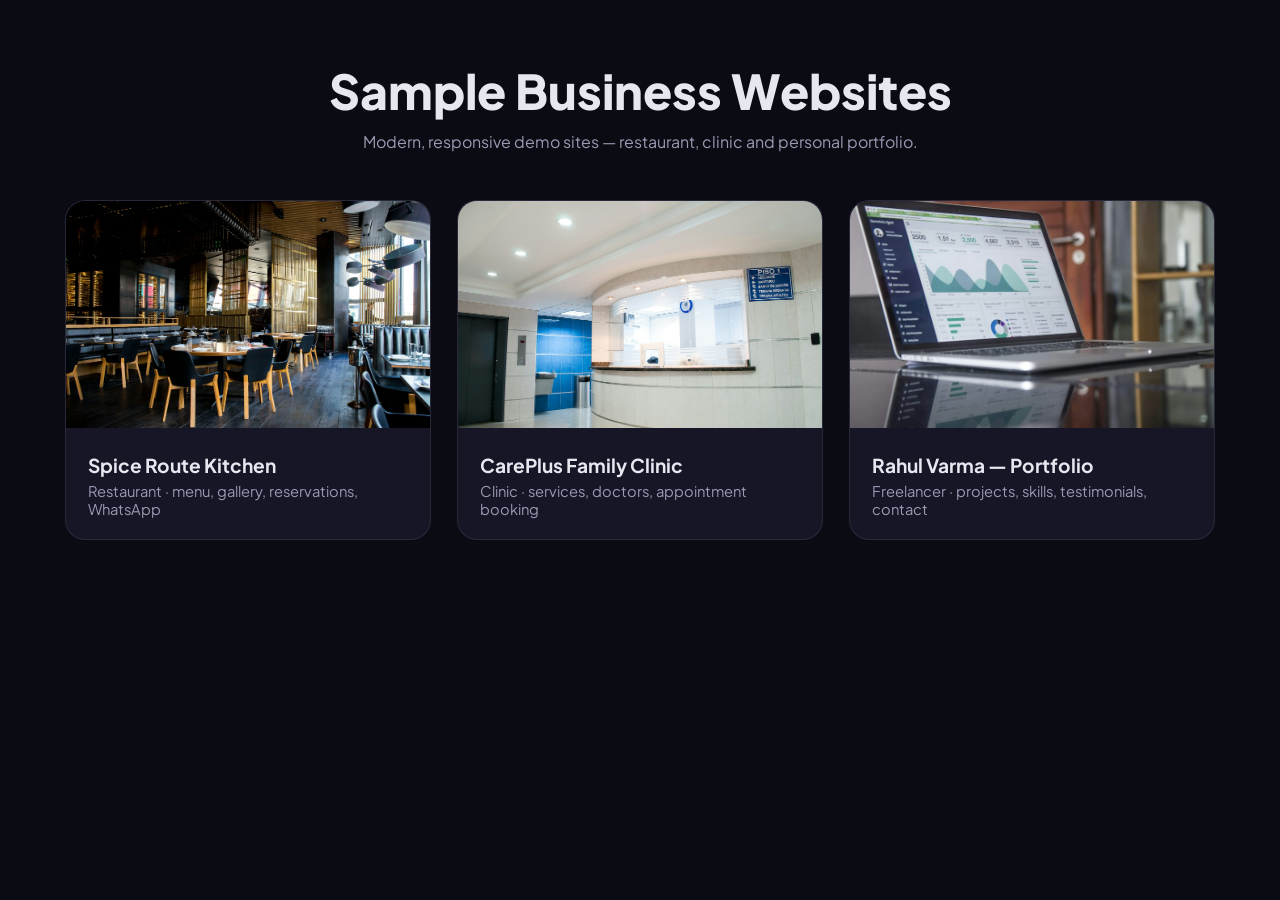
<file: index.html>
<!DOCTYPE html>
<html lang="en">
<head>
<meta charset="UTF-8"><meta name="viewport" content="width=device-width, initial-scale=1.0">
<title>Sample Business Websites — Portfolio</title>
<link href="https://fonts.googleapis.com/css2?family=Plus+Jakarta+Sans:wght@400;600;800&display=swap" rel="stylesheet">
<style>
*{box-sizing:border-box;margin:0;padding:0}body{font-family:"Plus Jakarta Sans",system-ui,sans-serif;background:#0b0b14;color:#e7e7f0;min-height:100vh;padding:60px 5%}
h1{font-size:clamp(2rem,4vw,3rem);font-weight:800;text-align:center;margin-bottom:.6rem}p.sub{text-align:center;color:#9a9ab3;margin-bottom:3rem}
.grid{display:grid;grid-template-columns:repeat(auto-fit,minmax(280px,1fr));gap:1.6rem;max-width:1150px;margin:auto}
a.card{display:block;text-decoration:none;color:inherit;background:#161627;border:1px solid rgba(255,255,255,.08);border-radius:20px;overflow:hidden;transition:transform .3s}
a.card:hover{transform:translateY(-6px)}a.card img{width:100%;aspect-ratio:16/10;object-fit:cover}
.b{padding:1.3rem 1.4rem}.b h2{font-size:1.2rem;margin-bottom:.3rem}.b p{color:#9a9ab3;font-size:.92rem}
</style>
</head>
<body>
<h1>Sample Business Websites</h1>
<p class="sub">Modern, responsive demo sites — restaurant, clinic and personal portfolio.</p>
<div class="grid">
<a class="card" href="restaurant/"><img src="restaurant/assets/hero.jpg" alt=""><div class="b"><h2>Spice Route Kitchen</h2><p>Restaurant · menu, gallery, reservations, WhatsApp</p></div></a>
<a class="card" href="clinic/"><img src="clinic/assets/hero.jpg" alt=""><div class="b"><h2>CarePlus Family Clinic</h2><p>Clinic · services, doctors, appointment booking</p></div></a>
<a class="card" href="portfolio/"><img src="portfolio/assets/p1.jpg" alt=""><div class="b"><h2>Rahul Varma — Portfolio</h2><p>Freelancer · projects, skills, testimonials, contact</p></div></a>
</div>
</body>
</html>
</file>
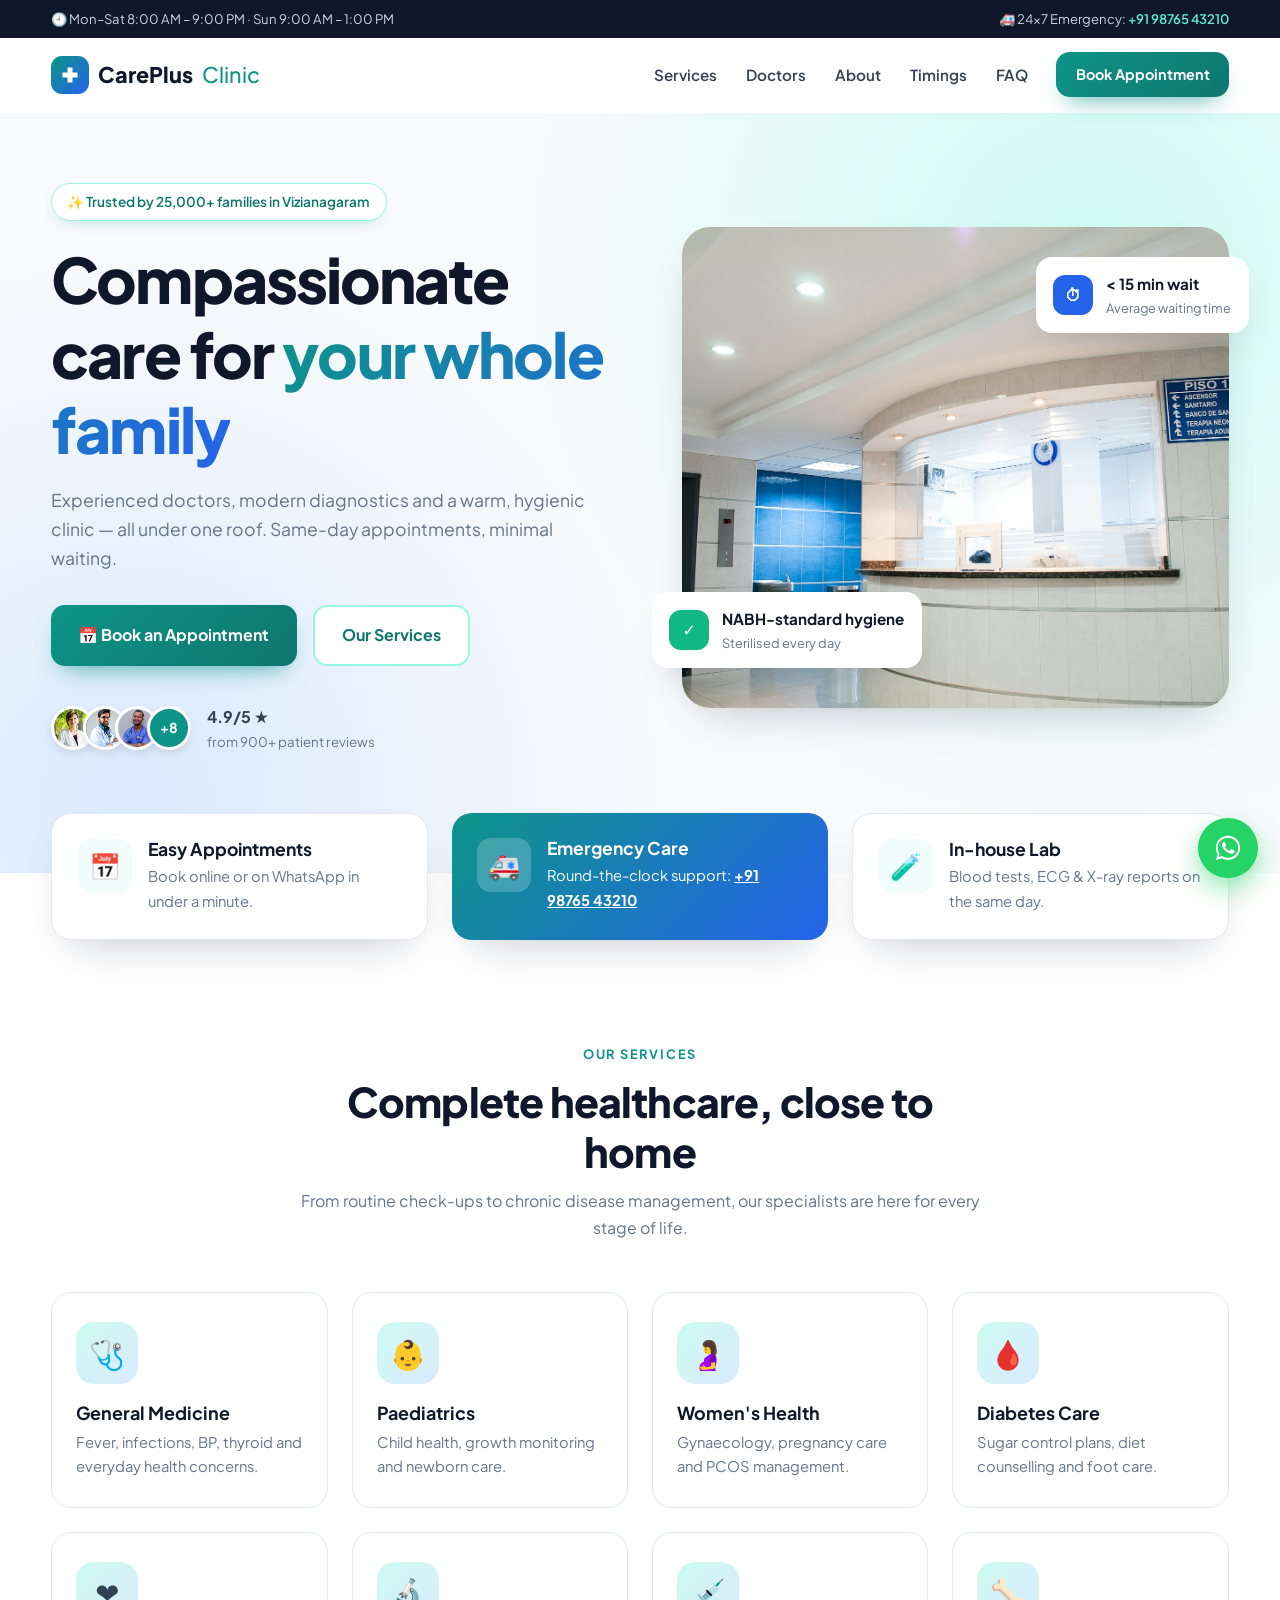
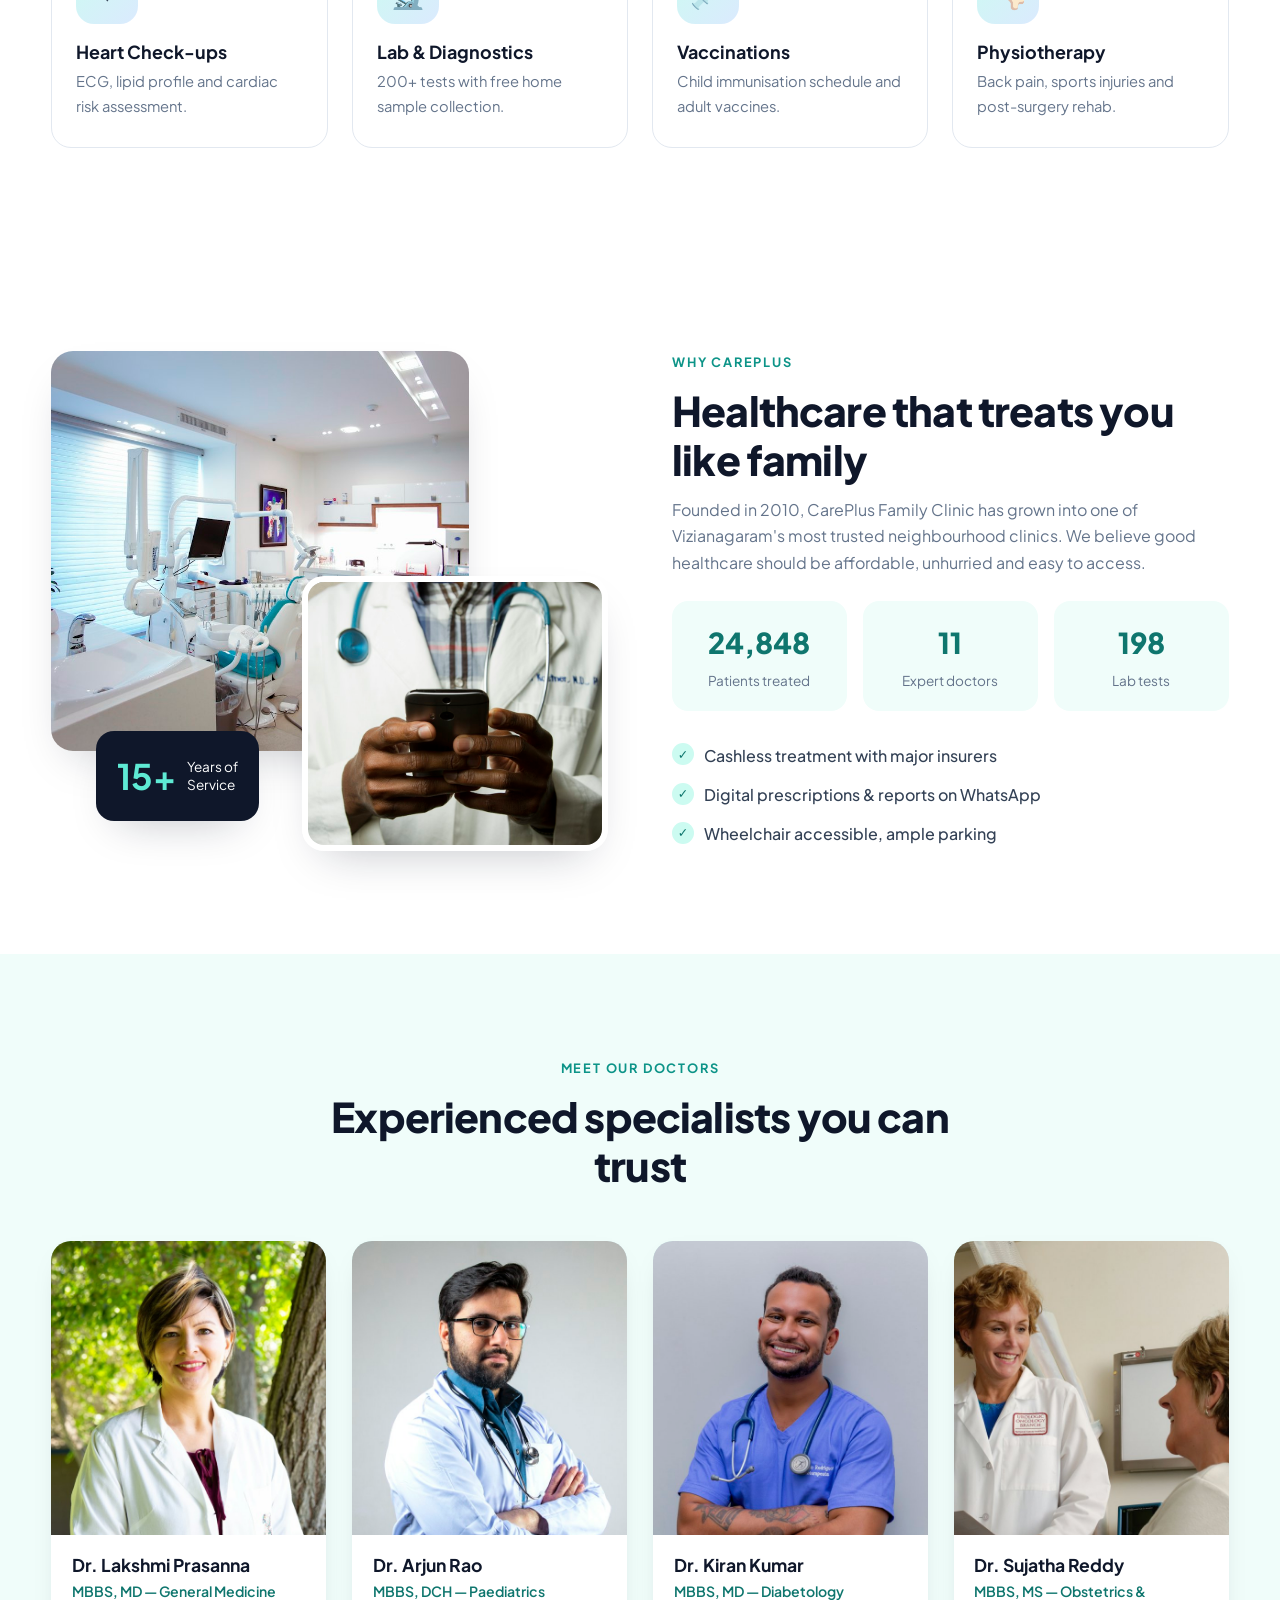
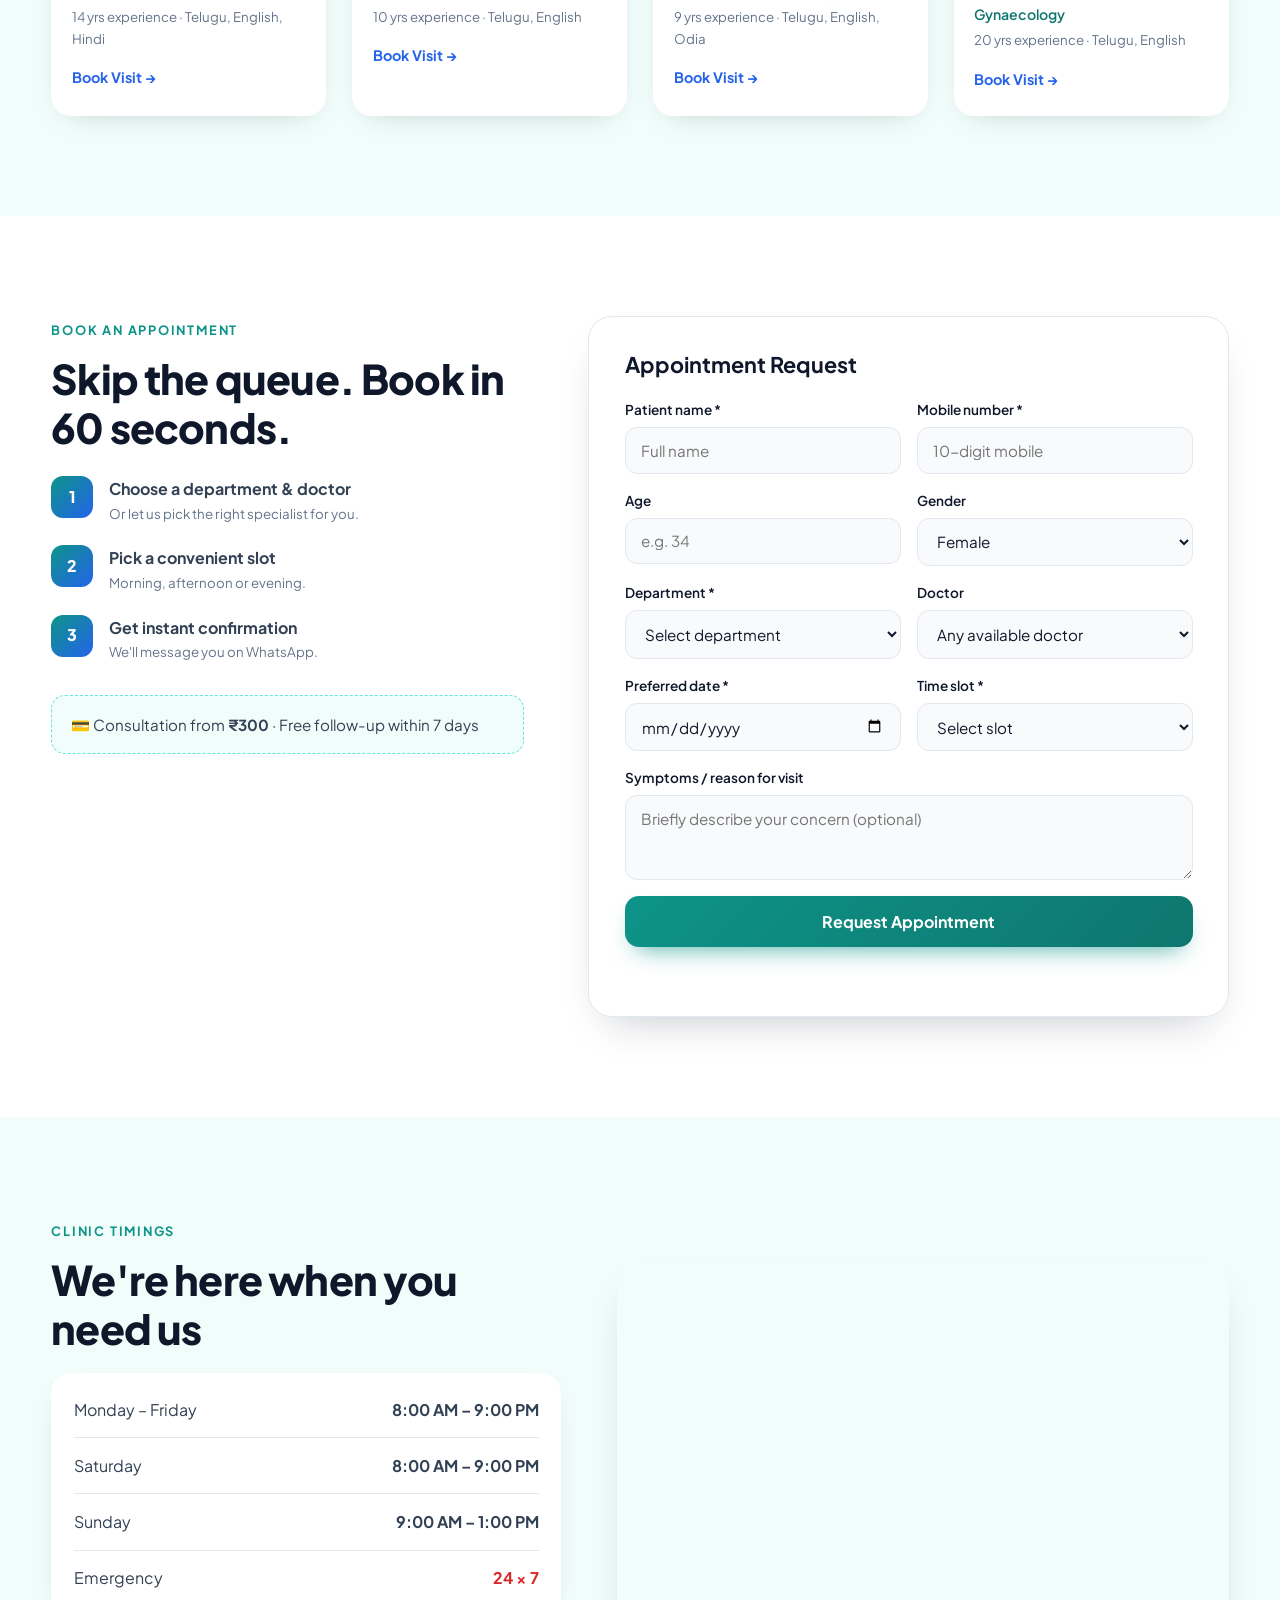
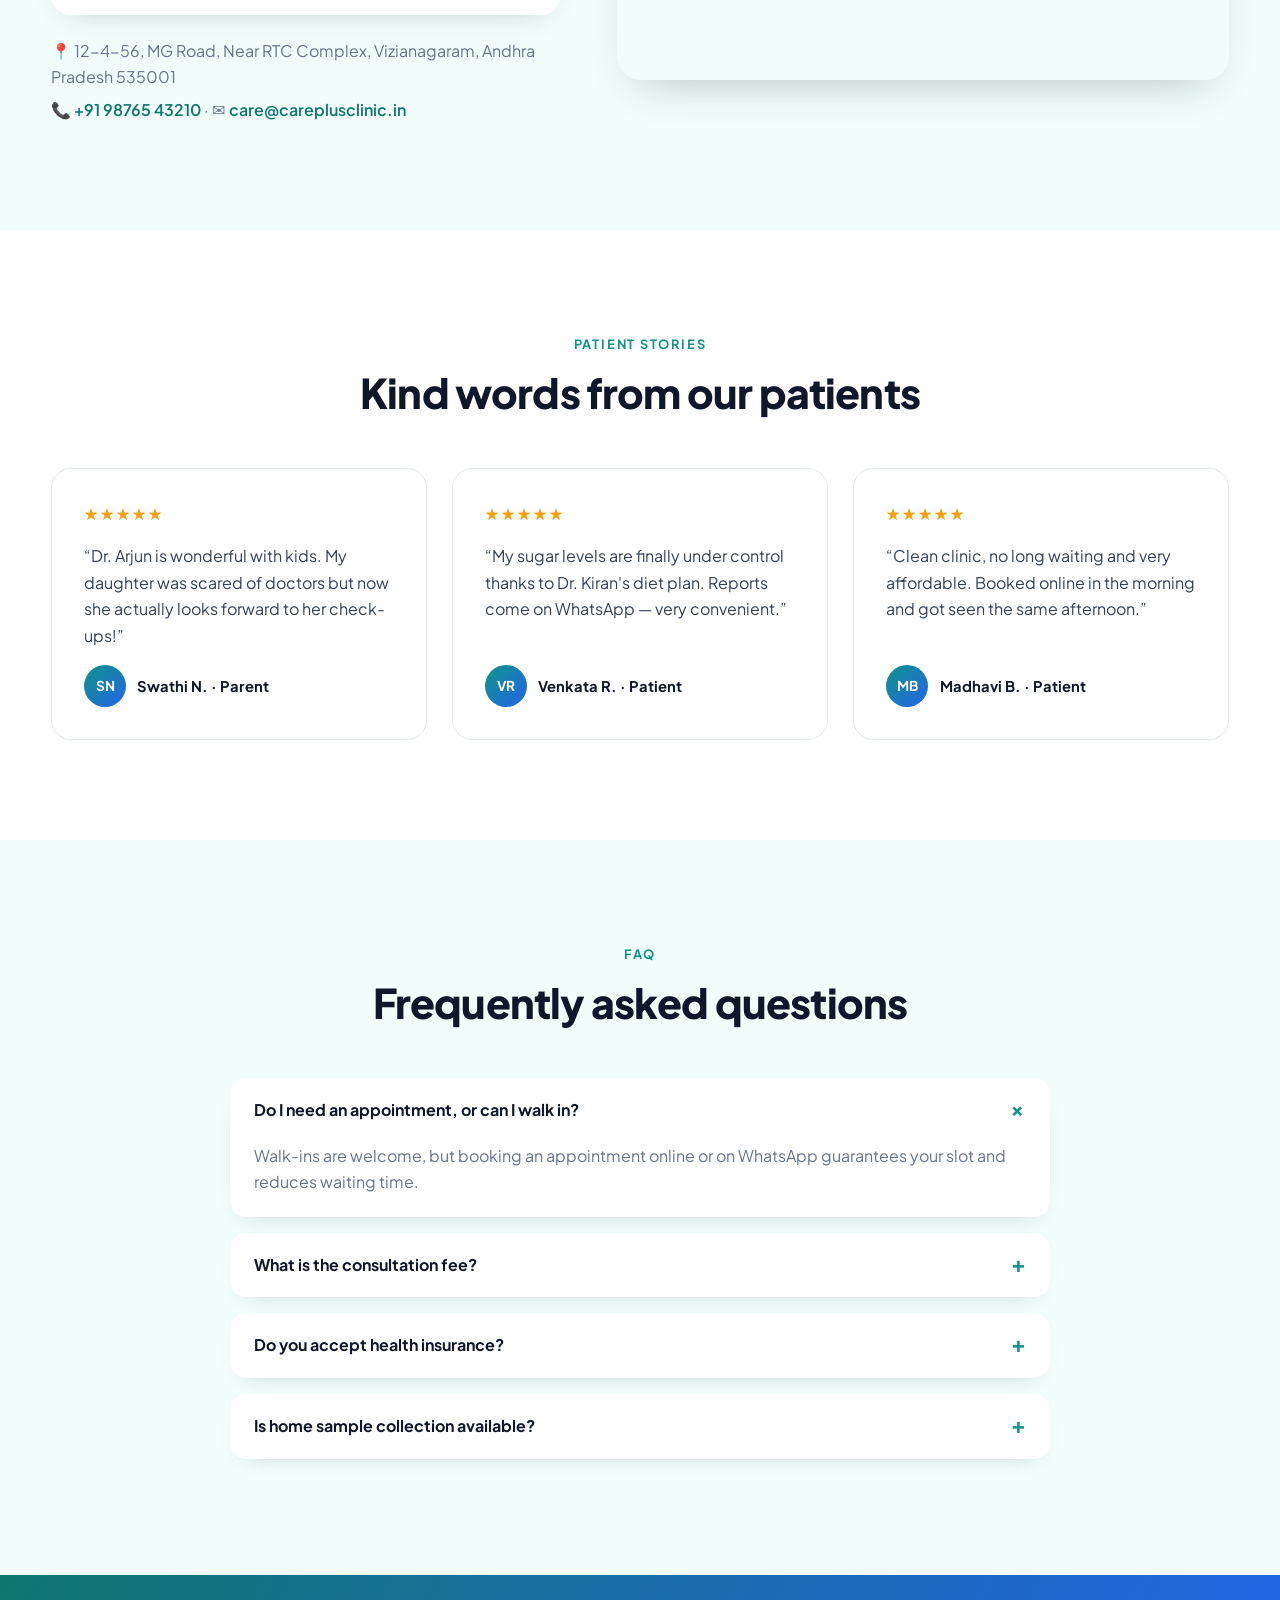
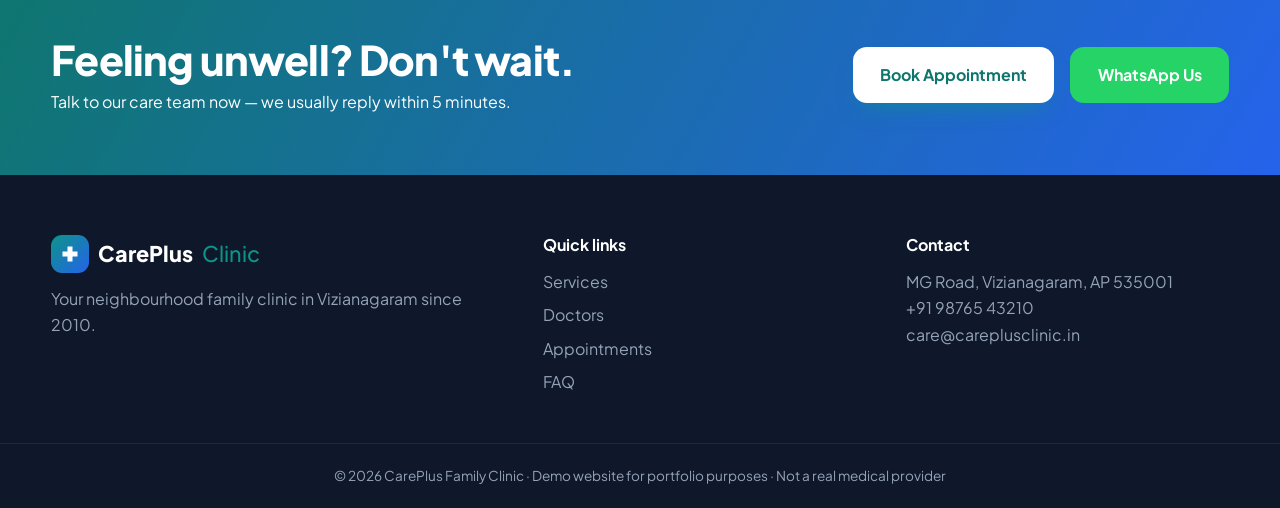
<file: clinic/index.html>
<!DOCTYPE html>
<html lang="en">
<head>
<meta charset="UTF-8">
<meta name="viewport" content="width=device-width, initial-scale=1.0">
<title>CarePlus Family Clinic | Trusted Doctors in Vizianagaram</title>
<meta name="description" content="CarePlus Family Clinic, Vizianagaram — general medicine, paediatrics, women's health, diabetes care, diagnostics and vaccinations. Book an appointment online.">
<meta name="theme-color" content="#0f766e">
<link rel="icon" href="data:image/svg+xml,<svg xmlns='http://www.w3.org/2000/svg' viewBox='0 0 100 100'><rect width='100' height='100' rx='24' fill='%230d9488'/><path d='M40 20h20v20h20v20H60v20H40V60H20V40h20z' fill='white'/></svg>">
<link rel="preconnect" href="https://fonts.googleapis.com">
<link rel="preconnect" href="https://fonts.gstatic.com" crossorigin>
<link href="https://fonts.googleapis.com/css2?family=Plus+Jakarta+Sans:wght@400;500;600;700;800&display=swap" rel="stylesheet">
<link rel="stylesheet" href="style.css">
</head>
<body>

<div class="topbar">
  <div class="container topbar-inner">
    <span>🕘 Mon–Sat 8:00 AM – 9:00 PM · Sun 9:00 AM – 1:00 PM</span>
    <span>🚑 24×7 Emergency: <a href="tel:+919876543210">+91 98765 43210</a></span>
  </div>
</div>

<header class="nav" id="nav">
  <div class="container nav-inner">
    <a href="#home" class="logo"><span class="logo-icon"><svg viewBox="0 0 24 24" width="20" height="20"><path fill="#fff" d="M9 3h6v6h6v6h-6v6H9v-6H3V9h6z"/></svg></span>CarePlus<span class="light">Clinic</span></a>
    <nav class="nav-links" id="navLinks">
      <a href="#services">Services</a>
      <a href="#doctors">Doctors</a>
      <a href="#about">About</a>
      <a href="#timings">Timings</a>
      <a href="#faq">FAQ</a>
      <a href="#appointment" class="btn btn-sm">Book Appointment</a>
    </nav>
    <button class="burger" id="burger" aria-label="Open menu"><span></span><span></span><span></span></button>
  </div>
</header>

<section class="hero" id="home">
  <div class="container hero-grid">
    <div class="hero-text reveal">
      <span class="chip">✨ Trusted by 25,000+ families in Vizianagaram</span>
      <h1>Compassionate care for <span class="grad">your whole family</span></h1>
      <p>Experienced doctors, modern diagnostics and a warm, hygienic clinic — all under one roof. Same-day appointments, minimal waiting.</p>
      <div class="hero-cta">
        <a href="#appointment" class="btn">📅 Book an Appointment</a>
        <a href="#services" class="btn btn-outline">Our Services</a>
      </div>
      <div class="trust">
        <div class="avatars"><img src="assets/doc1.jpg" alt=""><img src="assets/doc2.jpg" alt=""><img src="assets/doc3.jpg" alt=""><span>+8</span></div>
        <div><strong>4.9/5 ★</strong><small>from 900+ patient reviews</small></div>
      </div>
    </div>
    <div class="hero-visual reveal">
      <div class="hero-img"><img src="assets/hero.jpg" alt="CarePlus clinic reception" width="1600" height="1067"></div>
      <div class="float-card fc1"><span class="ic green">✓</span><div><strong>NABH-standard hygiene</strong><small>Sterilised every day</small></div></div>
      <div class="float-card fc2"><span class="ic blue">⏱</span><div><strong>&lt; 15 min wait</strong><small>Average waiting time</small></div></div>
    </div>
  </div>
</section>

<section class="quick container">
  <div class="quick-card reveal"><span class="q-ic">📅</span><div><h3>Easy Appointments</h3><p>Book online or on WhatsApp in under a minute.</p></div></div>
  <div class="quick-card highlight reveal"><span class="q-ic">🚑</span><div><h3>Emergency Care</h3><p>Round-the-clock support: <a href="tel:+919876543210">+91 98765 43210</a></p></div></div>
  <div class="quick-card reveal"><span class="q-ic">🧪</span><div><h3>In-house Lab</h3><p>Blood tests, ECG & X-ray reports on the same day.</p></div></div>
</section>

<section class="section" id="services">
  <div class="container">
    <div class="section-head reveal">
      <span class="eyebrow">Our Services</span>
      <h2>Complete healthcare, close to home</h2>
      <p>From routine check-ups to chronic disease management, our specialists are here for every stage of life.</p>
    </div>
    <div class="services-grid">
      <article class="service reveal"><span class="s-ic">🩺</span><h3>General Medicine</h3><p>Fever, infections, BP, thyroid and everyday health concerns.</p></article>
      <article class="service reveal"><span class="s-ic">👶</span><h3>Paediatrics</h3><p>Child health, growth monitoring and newborn care.</p></article>
      <article class="service reveal"><span class="s-ic">🤰</span><h3>Women's Health</h3><p>Gynaecology, pregnancy care and PCOS management.</p></article>
      <article class="service reveal"><span class="s-ic">🩸</span><h3>Diabetes Care</h3><p>Sugar control plans, diet counselling and foot care.</p></article>
      <article class="service reveal"><span class="s-ic">❤️</span><h3>Heart Check-ups</h3><p>ECG, lipid profile and cardiac risk assessment.</p></article>
      <article class="service reveal"><span class="s-ic">🔬</span><h3>Lab & Diagnostics</h3><p>200+ tests with free home sample collection.</p></article>
      <article class="service reveal"><span class="s-ic">💉</span><h3>Vaccinations</h3><p>Child immunisation schedule and adult vaccines.</p></article>
      <article class="service reveal"><span class="s-ic">🦴</span><h3>Physiotherapy</h3><p>Back pain, sports injuries and post-surgery rehab.</p></article>
    </div>
  </div>
</section>

<section class="section about" id="about">
  <div class="container about-grid">
    <div class="about-imgs reveal">
      <img src="assets/facility.jpg" alt="Modern treatment room" class="a1" loading="lazy">
      <img src="assets/consult.jpg" alt="Doctor consulting" class="a2" loading="lazy">
      <div class="exp-badge"><strong>15+</strong><span>Years of<br>Service</span></div>
    </div>
    <div class="about-text reveal">
      <span class="eyebrow">Why CarePlus</span>
      <h2>Healthcare that treats you like family</h2>
      <p>Founded in 2010, CarePlus Family Clinic has grown into one of Vizianagaram's most trusted neighbourhood clinics. We believe good healthcare should be affordable, unhurried and easy to access.</p>
      <div class="stats">
        <div><strong data-count="25000">0</strong><span>Patients treated</span></div>
        <div><strong data-count="12">0</strong><span>Expert doctors</span></div>
        <div><strong data-count="200">0</strong><span>Lab tests</span></div>
      </div>
      <ul class="checks">
        <li>Cashless treatment with major insurers</li>
        <li>Digital prescriptions & reports on WhatsApp</li>
        <li>Wheelchair accessible, ample parking</li>
      </ul>
    </div>
  </div>
</section>

<section class="section soft" id="doctors">
  <div class="container">
    <div class="section-head reveal">
      <span class="eyebrow">Meet Our Doctors</span>
      <h2>Experienced specialists you can trust</h2>
    </div>
    <div class="doctor-grid">
      <article class="doctor reveal"><div class="d-img"><img src="assets/doc1.jpg" alt="Dr. Lakshmi Prasanna" loading="lazy"></div><div class="d-body"><h3>Dr. Lakshmi Prasanna</h3><p class="spec">MBBS, MD — General Medicine</p><p class="exp">14 yrs experience · Telugu, English, Hindi</p><a href="#appointment" class="d-btn" data-doc="Dr. Lakshmi Prasanna">Book Visit →</a></div></article>
      <article class="doctor reveal"><div class="d-img"><img src="assets/doc2.jpg" alt="Dr. Arjun Rao" loading="lazy"></div><div class="d-body"><h3>Dr. Arjun Rao</h3><p class="spec">MBBS, DCH — Paediatrics</p><p class="exp">10 yrs experience · Telugu, English</p><a href="#appointment" class="d-btn" data-doc="Dr. Arjun Rao">Book Visit →</a></div></article>
      <article class="doctor reveal"><div class="d-img"><img src="assets/doc3.jpg" alt="Dr. Kiran Kumar" loading="lazy"></div><div class="d-body"><h3>Dr. Kiran Kumar</h3><p class="spec">MBBS, MD — Diabetology</p><p class="exp">9 yrs experience · Telugu, English, Odia</p><a href="#appointment" class="d-btn" data-doc="Dr. Kiran Kumar">Book Visit →</a></div></article>
      <article class="doctor reveal"><div class="d-img"><img src="assets/doc4.jpg" alt="Dr. Sujatha Reddy" loading="lazy"></div><div class="d-body"><h3>Dr. Sujatha Reddy</h3><p class="spec">MBBS, MS — Obstetrics & Gynaecology</p><p class="exp">20 yrs experience · Telugu, English</p><a href="#appointment" class="d-btn" data-doc="Dr. Sujatha Reddy">Book Visit →</a></div></article>
    </div>
  </div>
</section>

<section class="section" id="appointment">
  <div class="container appt-grid">
    <div class="appt-info reveal">
      <span class="eyebrow">Book an Appointment</span>
      <h2>Skip the queue. Book in 60 seconds.</h2>
      <ol class="steps">
        <li><span>1</span><div><strong>Choose a department & doctor</strong><small>Or let us pick the right specialist for you.</small></div></li>
        <li><span>2</span><div><strong>Pick a convenient slot</strong><small>Morning, afternoon or evening.</small></div></li>
        <li><span>3</span><div><strong>Get instant confirmation</strong><small>We'll message you on WhatsApp.</small></div></li>
      </ol>
      <div class="consult-fee">💳 Consultation from <strong>₹300</strong> · Free follow-up within 7 days</div>
    </div>
    <form class="form reveal" id="apptForm" novalidate>
      <h3>Appointment Request</h3>
      <div class="row">
        <label>Patient name *<input name="name" type="text" placeholder="Full name" required></label>
        <label>Mobile number *<input name="phone" type="tel" placeholder="10-digit mobile" pattern="[6-9][0-9]{9}" required></label>
      </div>
      <div class="row">
        <label>Age<input name="age" type="number" min="0" max="120" placeholder="e.g. 34"></label>
        <label>Gender<select name="gender"><option>Female</option><option>Male</option><option>Other</option></select></label>
      </div>
      <div class="row">
        <label>Department *<select name="dept" id="dept" required>
          <option value="">Select department</option>
          <option>General Medicine</option><option>Paediatrics</option><option>Diabetology</option><option>Obstetrics & Gynaecology</option><option>Lab Test Only</option>
        </select></label>
        <label>Doctor<select name="doctor" id="doctor"><option>Any available doctor</option></select></label>
      </div>
      <div class="row">
        <label>Preferred date *<input name="date" type="date" required></label>
        <label>Time slot *<select name="slot" required><option value="">Select slot</option><option>Morning (8 – 12)</option><option>Afternoon (12 – 4)</option><option>Evening (4 – 9)</option></select></label>
      </div>
      <label>Symptoms / reason for visit<textarea name="reason" rows="3" placeholder="Briefly describe your concern (optional)"></textarea></label>
      <button class="btn btn-block" type="submit">Request Appointment</button>
      <p class="form-msg" id="formMsg" role="status"></p>
    </form>
  </div>
</section>

<section class="section soft" id="timings">
  <div class="container timing-grid">
    <div class="reveal">
      <span class="eyebrow">Clinic Timings</span>
      <h2>We're here when you need us</h2>
      <ul class="timings">
        <li><span>Monday – Friday</span><strong>8:00 AM – 9:00 PM</strong></li>
        <li><span>Saturday</span><strong>8:00 AM – 9:00 PM</strong></li>
        <li><span>Sunday</span><strong>9:00 AM – 1:00 PM</strong></li>
        <li class="em"><span>Emergency</span><strong>24 × 7</strong></li>
      </ul>
      <p class="addr">📍 12-4-56, MG Road, Near RTC Complex, Vizianagaram, Andhra Pradesh 535001</p>
      <p class="addr">📞 <a href="tel:+919876543210">+91 98765 43210</a> · ✉️ <a href="mailto:care@careplusclinic.in">care@careplusclinic.in</a></p>
    </div>
    <div class="map reveal"><iframe title="CarePlus Family Clinic location" src="https://www.google.com/maps?q=MG+Road,+Vizianagaram,+Andhra+Pradesh&z=15&output=embed" loading="lazy" referrerpolicy="no-referrer-when-downgrade" allowfullscreen></iframe></div>
  </div>
</section>

<section class="section" id="testimonials">
  <div class="container">
    <div class="section-head reveal"><span class="eyebrow">Patient Stories</span><h2>Kind words from our patients</h2></div>
    <div class="t-grid">
      <blockquote class="t-card reveal"><div class="stars">★★★★★</div><p>“Dr. Arjun is wonderful with kids. My daughter was scared of doctors but now she actually looks forward to her check-ups!”</p><cite><span>SN</span>Swathi N. · Parent</cite></blockquote>
      <blockquote class="t-card reveal"><div class="stars">★★★★★</div><p>“My sugar levels are finally under control thanks to Dr. Kiran's diet plan. Reports come on WhatsApp — very convenient.”</p><cite><span>VR</span>Venkata R. · Patient</cite></blockquote>
      <blockquote class="t-card reveal"><div class="stars">★★★★★</div><p>“Clean clinic, no long waiting and very affordable. Booked online in the morning and got seen the same afternoon.”</p><cite><span>MB</span>Madhavi B. · Patient</cite></blockquote>
    </div>
  </div>
</section>

<section class="section soft" id="faq">
  <div class="container faq-wrap">
    <div class="section-head reveal"><span class="eyebrow">FAQ</span><h2>Frequently asked questions</h2></div>
    <div class="faq reveal">
      <details open><summary>Do I need an appointment, or can I walk in?</summary><p>Walk-ins are welcome, but booking an appointment online or on WhatsApp guarantees your slot and reduces waiting time.</p></details>
      <details><summary>What is the consultation fee?</summary><p>General consultation starts at ₹300 and specialist consultation at ₹500. Follow-up visits within 7 days are free.</p></details>
      <details><summary>Do you accept health insurance?</summary><p>Yes, we offer cashless treatment with most major insurers and TPAs. Please carry your insurance card and ID proof.</p></details>
      <details><summary>Is home sample collection available?</summary><p>Yes, free home sample collection is available within Vizianagaram city for lab orders above ₹500.</p></details>
    </div>
  </div>
</section>

<section class="cta-band">
  <div class="container cta-inner reveal">
    <div><h2>Feeling unwell? Don't wait.</h2><p>Talk to our care team now — we usually reply within 5 minutes.</p></div>
    <div class="cta-btns"><a href="#appointment" class="btn btn-white">Book Appointment</a><a class="btn btn-wa" id="waCta" href="https://wa.me/?text=Hello%20CarePlus%20Clinic%2C%20I%20would%20like%20to%20book%20an%20appointment." target="_blank" rel="noopener">WhatsApp Us</a></div>
  </div>
</section>

<footer class="footer">
  <div class="container footer-grid">
    <div><a href="#home" class="logo"><span class="logo-icon"><svg viewBox="0 0 24 24" width="20" height="20"><path fill="#fff" d="M9 3h6v6h6v6h-6v6H9v-6H3V9h6z"/></svg></span>CarePlus<span class="light">Clinic</span></a><p>Your neighbourhood family clinic in Vizianagaram since 2010.</p></div>
    <div><h4>Quick links</h4><a href="#services">Services</a><a href="#doctors">Doctors</a><a href="#appointment">Appointments</a><a href="#faq">FAQ</a></div>
    <div><h4>Contact</h4><p>MG Road, Vizianagaram, AP 535001</p><p>+91 98765 43210</p><p>care@careplusclinic.in</p></div>
  </div>
  <p class="copy">© <span id="year"></span> CarePlus Family Clinic · Demo website for portfolio purposes · Not a real medical provider</p>
</footer>

<a class="wa-float" href="https://wa.me/?text=Hello%20CarePlus%20Clinic%2C%20I%20would%20like%20to%20book%20an%20appointment." target="_blank" rel="noopener" aria-label="Chat on WhatsApp">
  <svg viewBox="0 0 32 32" width="30" height="30" fill="#fff"><path d="M16 3C8.8 3 3 8.7 3 15.8c0 2.5.7 4.9 2 7L3 29l6.4-2c2 1.1 4.3 1.7 6.6 1.7 7.2 0 13-5.7 13-12.8S23.2 3 16 3zm0 23.4c-2.1 0-4.1-.6-5.9-1.6l-.4-.3-3.8 1.2 1.2-3.7-.3-.4c-1.2-1.8-1.8-3.8-1.8-5.9C5 9.9 10 5.1 16 5.1S27 9.9 27 15.8 22 26.4 16 26.4zm6-7.9c-.3-.2-1.9-1-2.2-1.1-.3-.1-.5-.2-.7.2-.2.3-.8 1-1 1.2-.2.2-.4.2-.7.1-.3-.2-1.4-.5-2.6-1.6-1-.9-1.6-1.9-1.8-2.2-.2-.3 0-.5.1-.7l.5-.6c.2-.2.2-.4.3-.6.1-.2 0-.4 0-.6l-1-2.4c-.3-.6-.5-.5-.7-.5h-.6c-.2 0-.6.1-.9.4-.3.3-1.2 1.1-1.2 2.7s1.2 3.2 1.4 3.4c.2.2 2.4 3.6 5.8 5 .8.3 1.4.5 1.9.7.8.3 1.5.2 2.1.1.6-.1 1.9-.8 2.2-1.5.3-.7.3-1.4.2-1.5-.1-.2-.3-.3-.6-.4z"/></svg>
</a>

<script src="main.js"></script>
</body>
</html>
</file>
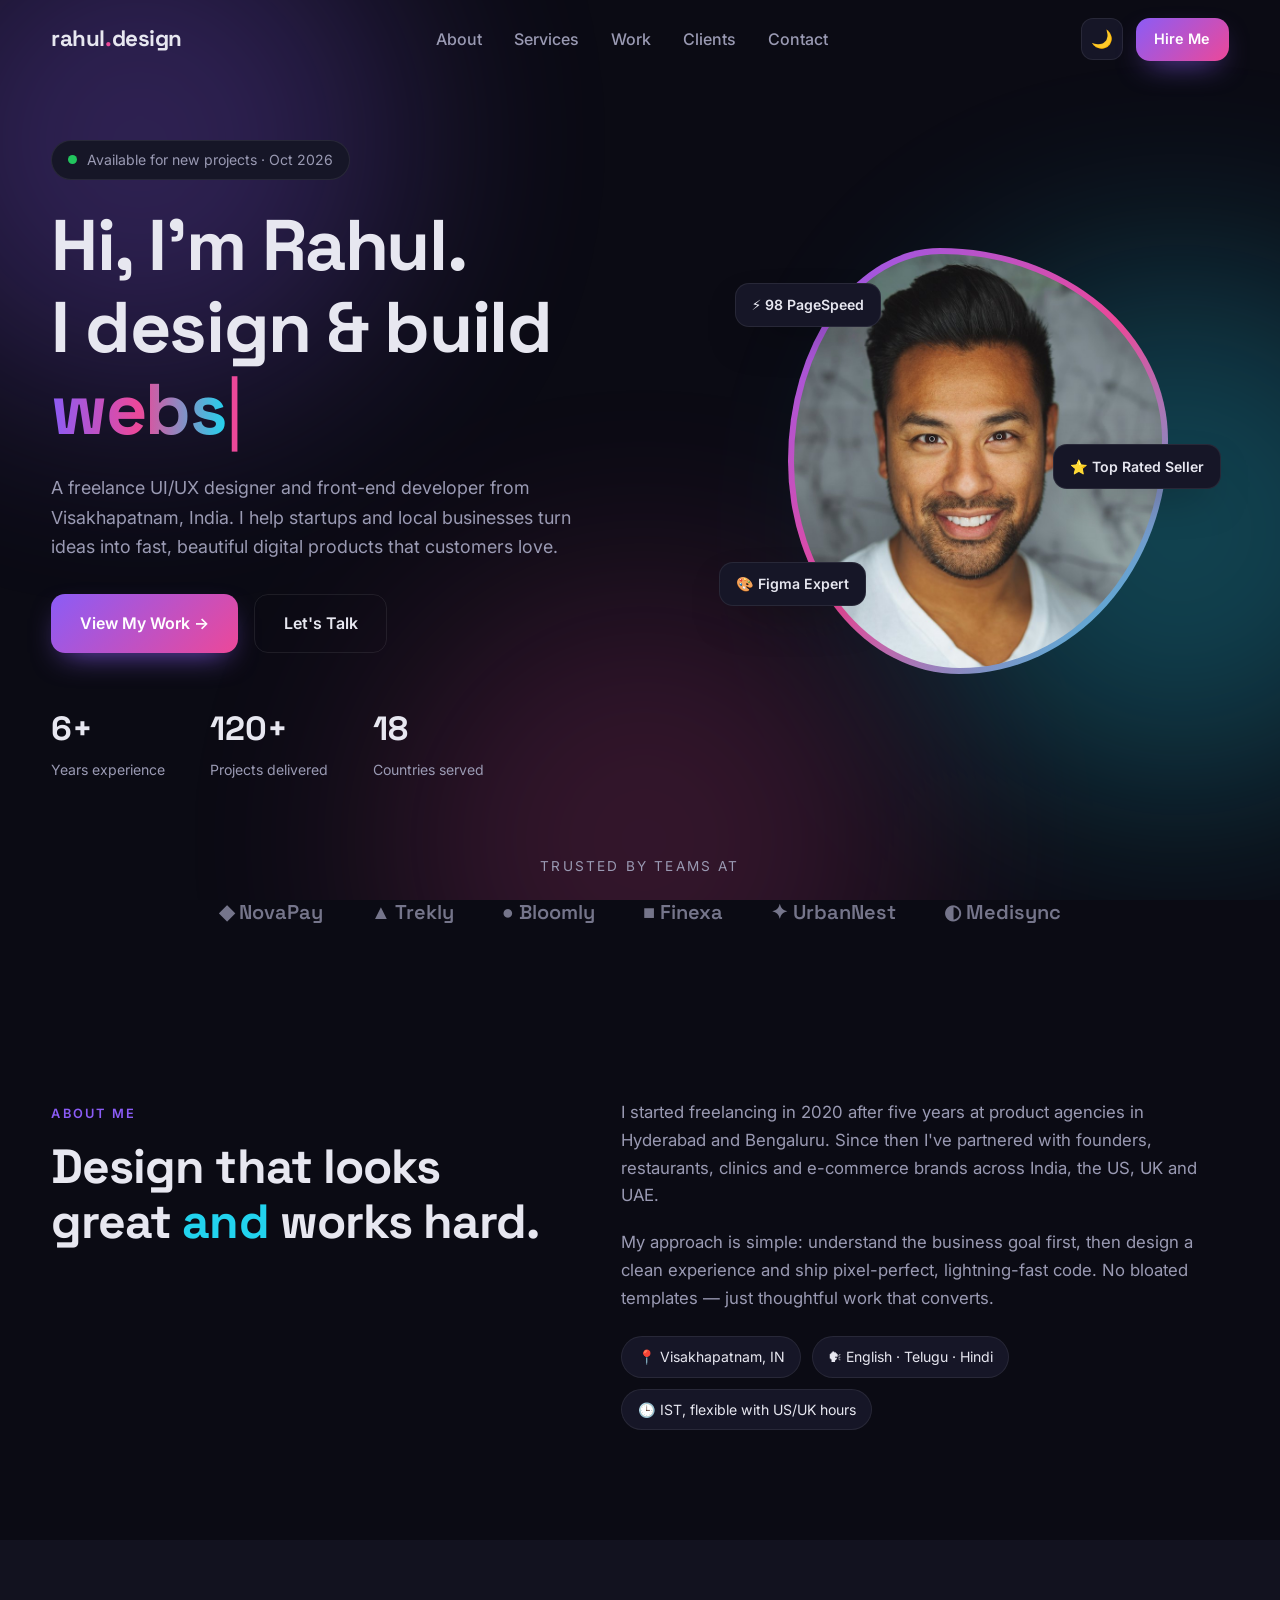
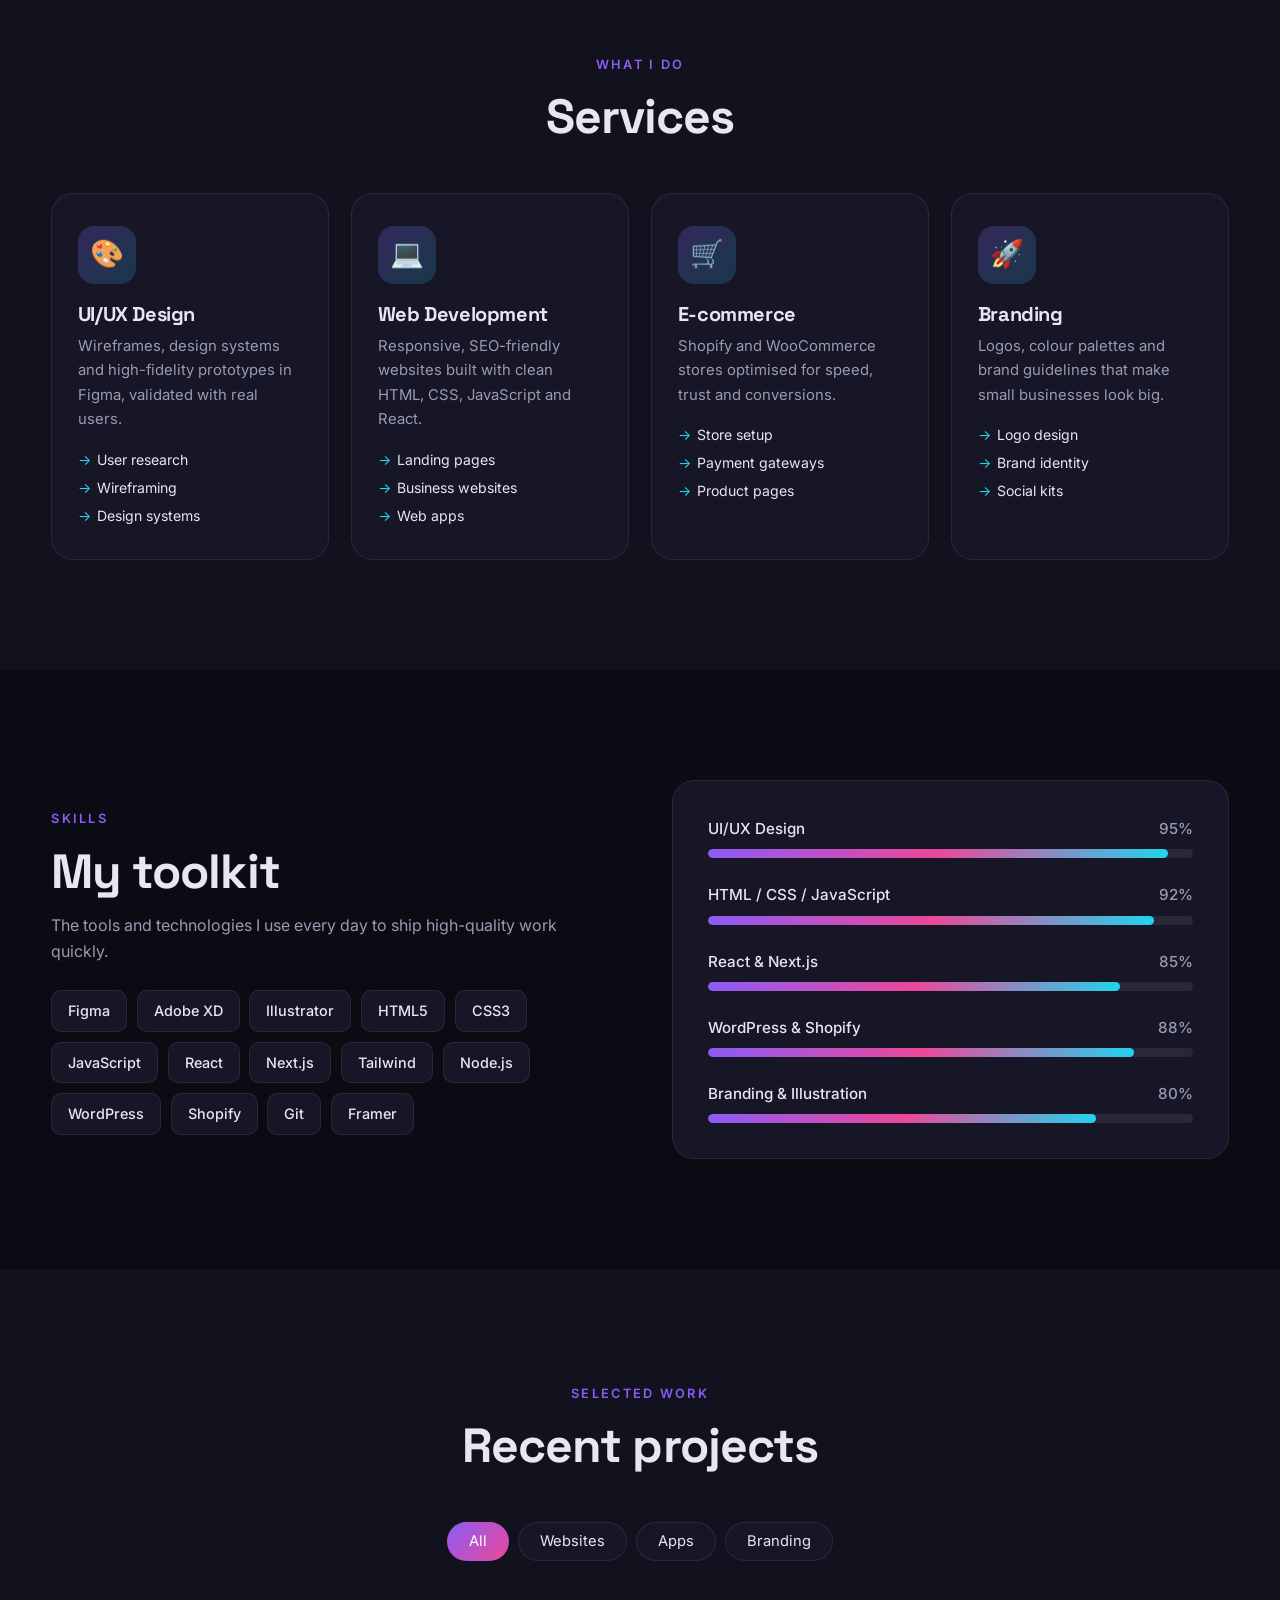
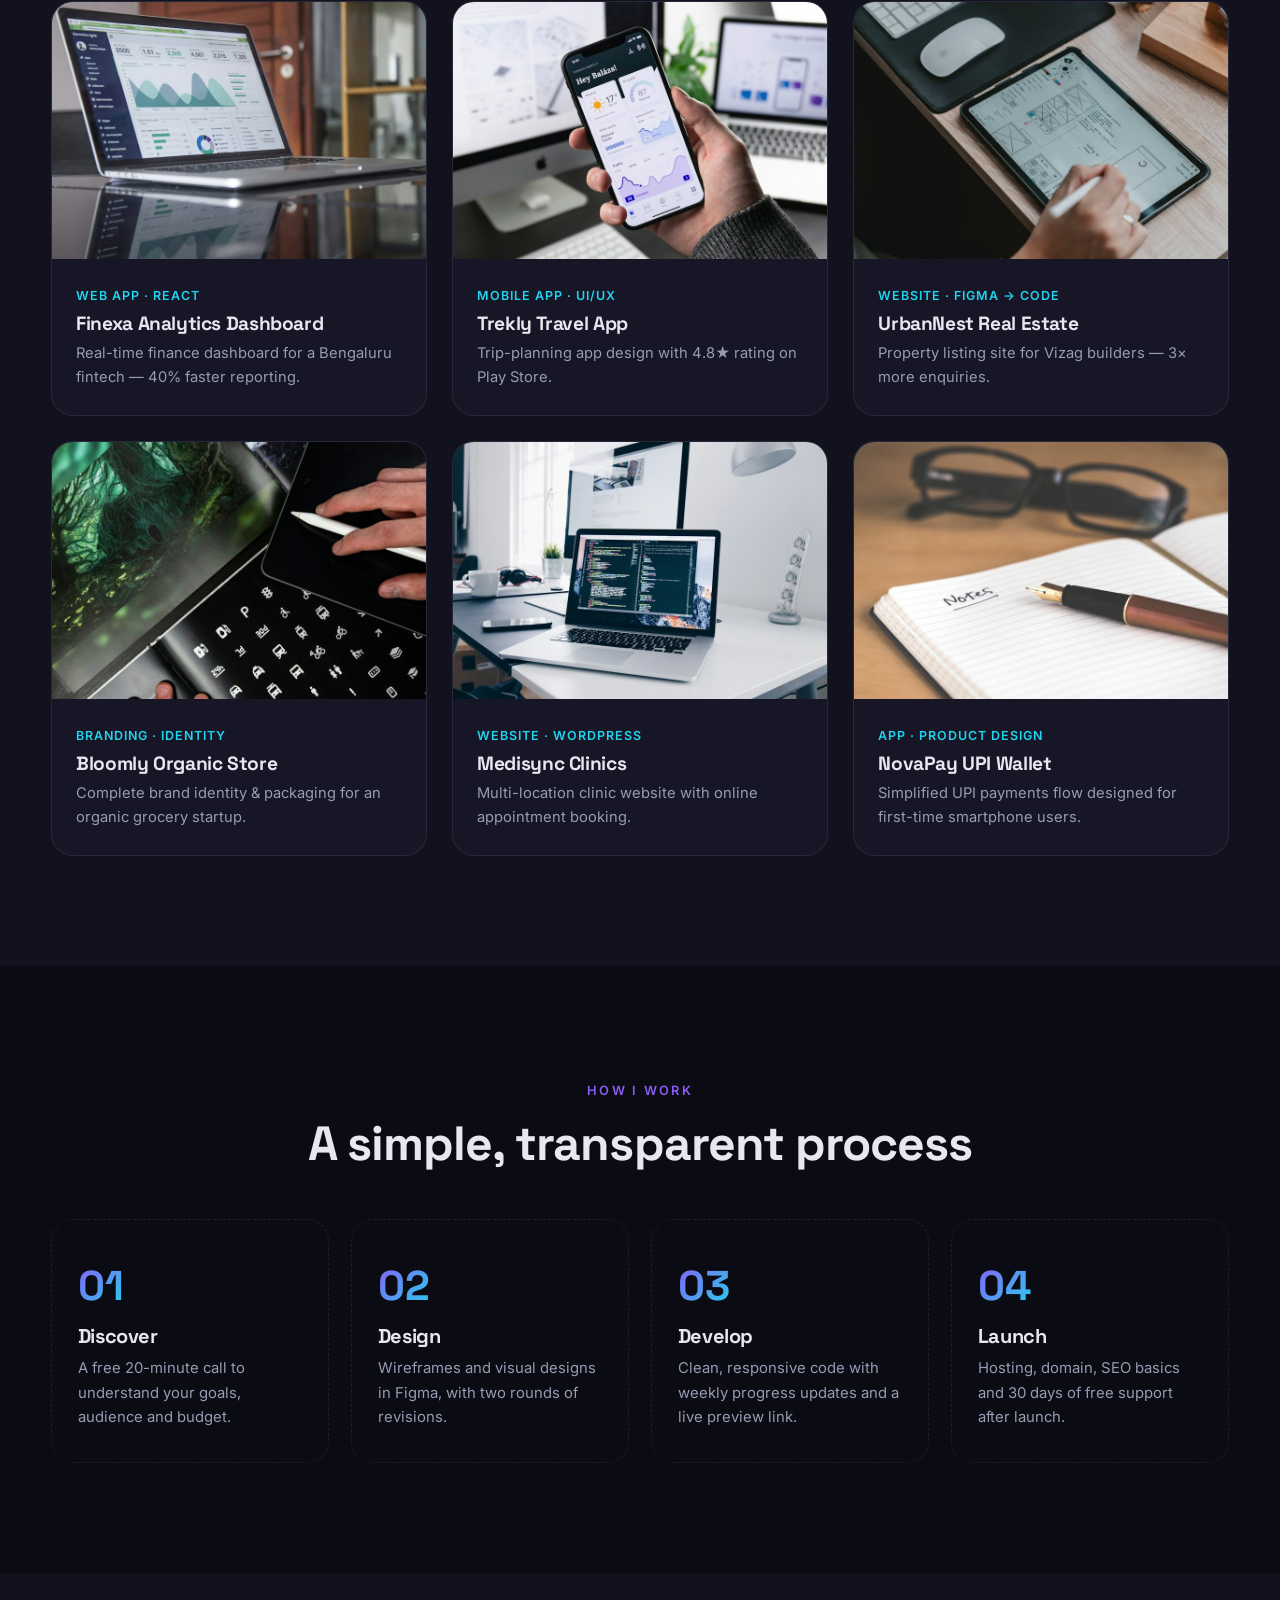
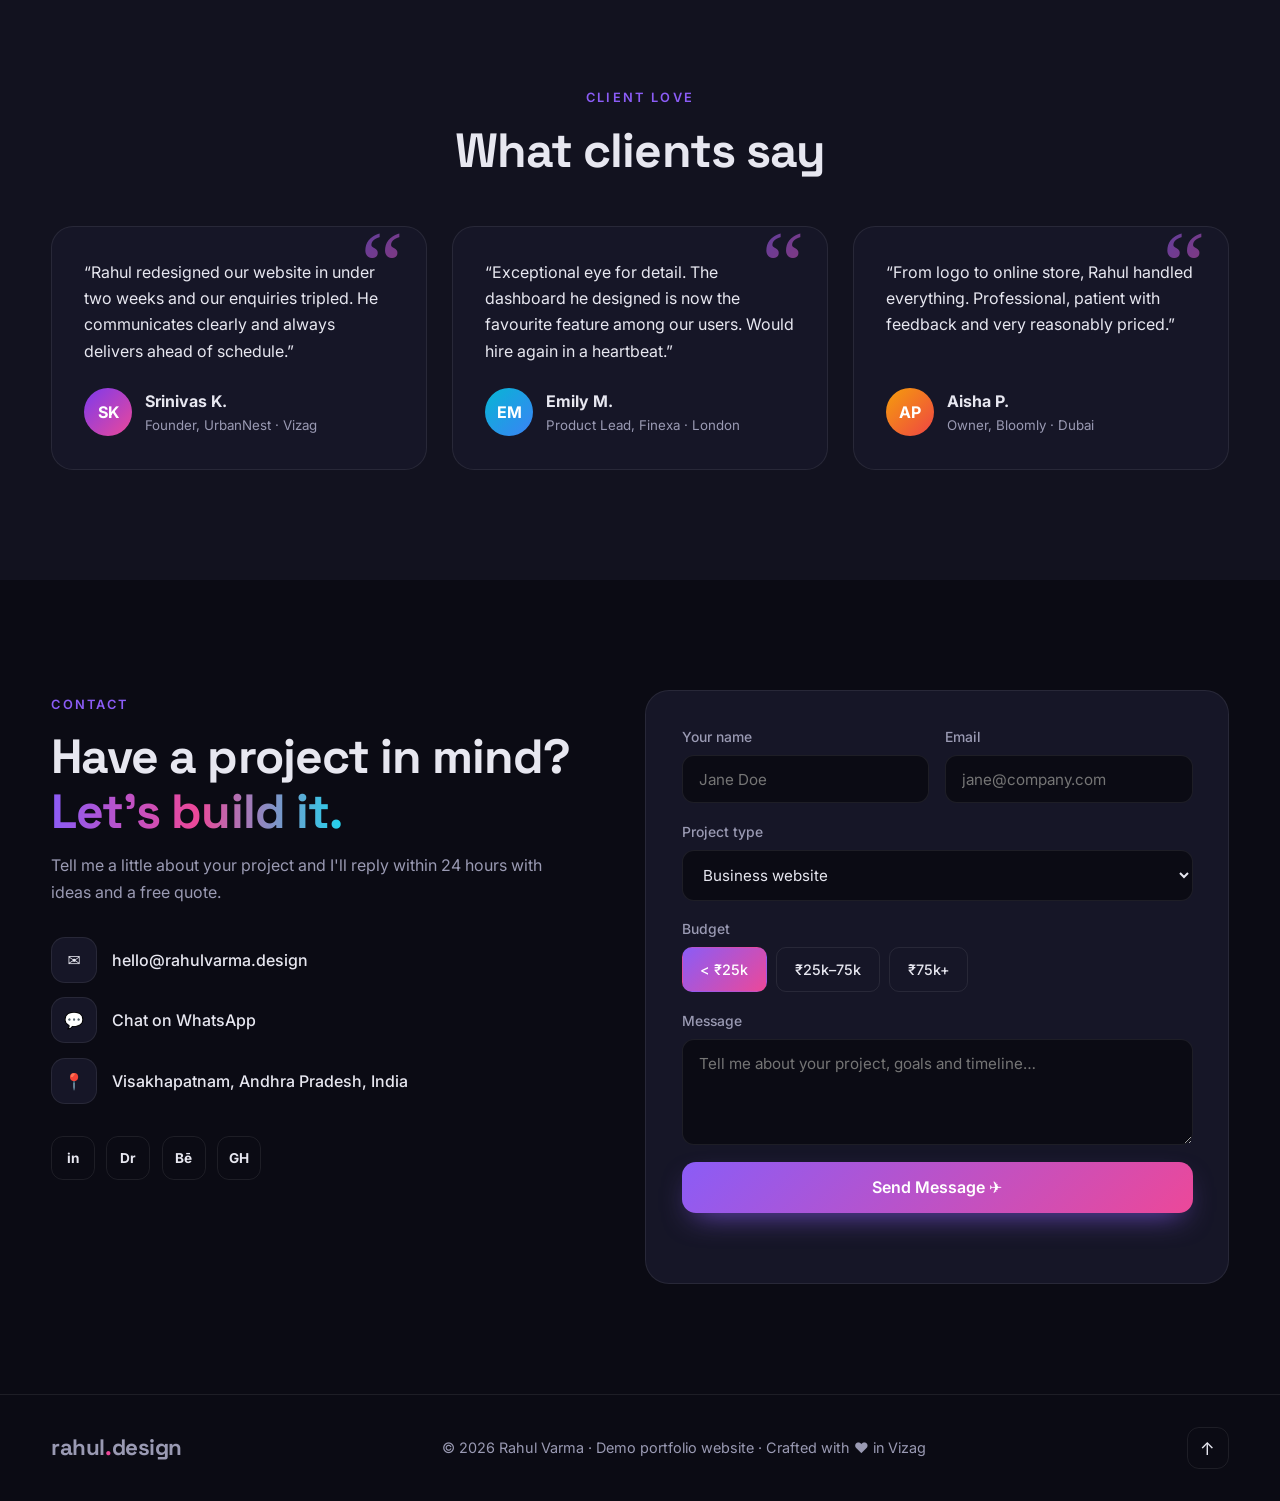
<file: portfolio/index.html>
<!DOCTYPE html>
<html lang="en" data-theme="dark">
<head>
<meta charset="UTF-8">
<meta name="viewport" content="width=device-width, initial-scale=1.0">
<title>Rahul Varma — Freelance UI/UX Designer & Web Developer</title>
<meta name="description" content="Rahul Varma is a freelance UI/UX designer and front-end developer from Visakhapatnam, India, crafting fast, beautiful websites and apps for startups and small businesses.">
<meta name="theme-color" content="#0b0b14">
<link rel="icon" href="data:image/svg+xml,<svg xmlns='http://www.w3.org/2000/svg' viewBox='0 0 100 100'><rect width='100' height='100' rx='28' fill='%237c3aed'/><text x='50' y='68' font-size='52' text-anchor='middle' fill='white' font-family='Arial' font-weight='bold'>R</text></svg>">
<link rel="preconnect" href="https://fonts.googleapis.com">
<link rel="preconnect" href="https://fonts.gstatic.com" crossorigin>
<link href="https://fonts.googleapis.com/css2?family=Space+Grotesk:wght@500;600;700&family=Inter:wght@400;500;600&display=swap" rel="stylesheet">
<link rel="stylesheet" href="style.css">
</head>
<body>
<div class="bg-blobs" aria-hidden="true"><span></span><span></span><span></span></div>

<header class="nav" id="nav">
  <div class="container nav-inner">
    <a href="#home" class="logo">rahul<span>.</span>design</a>
    <nav class="nav-links" id="navLinks">
      <a href="#about">About</a>
      <a href="#services">Services</a>
      <a href="#work">Work</a>
      <a href="#testimonials">Clients</a>
      <a href="#contact">Contact</a>
    </nav>
    <div class="nav-actions">
      <button class="theme-toggle" id="themeToggle" aria-label="Toggle light/dark mode">🌙</button>
      <a href="#contact" class="btn btn-sm hide-sm">Hire Me</a>
      <button class="burger" id="burger" aria-label="Open menu"><span></span><span></span></button>
    </div>
  </div>
</header>

<section class="hero" id="home">
  <div class="container hero-grid">
    <div class="hero-text">
      <span class="status reveal"><i></i> Available for new projects · Oct 2026</span>
      <h1 class="reveal">Hi, I'm Rahul.<br>I design & build <span class="grad typed" id="typed">websites</span><span class="caret">|</span></h1>
      <p class="reveal">A freelance UI/UX designer and front-end developer from Visakhapatnam, India. I help startups and local businesses turn ideas into fast, beautiful digital products that customers love.</p>
      <div class="hero-cta reveal">
        <a href="#work" class="btn">View My Work →</a>
        <a href="#contact" class="btn btn-ghost">Let's Talk</a>
      </div>
      <div class="hero-stats reveal">
        <div><strong>6+</strong><span>Years experience</span></div>
        <div><strong>120+</strong><span>Projects delivered</span></div>
        <div><strong>18</strong><span>Countries served</span></div>
      </div>
    </div>
    <div class="hero-photo reveal">
      <div class="photo-ring"><img src="assets/me.jpg" alt="Portrait of Rahul Varma" width="800" height="900"></div>
      <div class="badge b1">⚡ 98 PageSpeed</div>
      <div class="badge b2">🎨 Figma Expert</div>
      <div class="badge b3">⭐ Top Rated Seller</div>
    </div>
  </div>
  <div class="container logos reveal">
    <p>Trusted by teams at</p>
    <div class="logo-row"><span>◆ NovaPay</span><span>▲ Trekly</span><span>● Bloomly</span><span>■ Finexa</span><span>✦ UrbanNest</span><span>◐ Medisync</span></div>
  </div>
</section>

<section class="section" id="about">
  <div class="container about-grid">
    <div class="reveal">
      <span class="eyebrow">About me</span>
      <h2>Design that looks great <em>and</em> works hard.</h2>
    </div>
    <div class="about-copy reveal">
      <p>I started freelancing in 2020 after five years at product agencies in Hyderabad and Bengaluru. Since then I've partnered with founders, restaurants, clinics and e-commerce brands across India, the US, UK and UAE.</p>
      <p>My approach is simple: understand the business goal first, then design a clean experience and ship pixel-perfect, lightning-fast code. No bloated templates — just thoughtful work that converts.</p>
      <div class="chips"><span>📍 Visakhapatnam, IN</span><span>🗣 English · Telugu · Hindi</span><span>🕒 IST, flexible with US/UK hours</span></div>
    </div>
  </div>
</section>

<section class="section alt" id="services">
  <div class="container">
    <div class="section-head reveal"><span class="eyebrow">What I do</span><h2>Services</h2></div>
    <div class="service-grid">
      <article class="card reveal"><div class="card-ic">🎨</div><h3>UI/UX Design</h3><p>Wireframes, design systems and high-fidelity prototypes in Figma, validated with real users.</p><ul><li>User research</li><li>Wireframing</li><li>Design systems</li></ul></article>
      <article class="card reveal"><div class="card-ic">💻</div><h3>Web Development</h3><p>Responsive, SEO-friendly websites built with clean HTML, CSS, JavaScript and React.</p><ul><li>Landing pages</li><li>Business websites</li><li>Web apps</li></ul></article>
      <article class="card reveal"><div class="card-ic">🛒</div><h3>E-commerce</h3><p>Shopify and WooCommerce stores optimised for speed, trust and conversions.</p><ul><li>Store setup</li><li>Payment gateways</li><li>Product pages</li></ul></article>
      <article class="card reveal"><div class="card-ic">🚀</div><h3>Branding</h3><p>Logos, colour palettes and brand guidelines that make small businesses look big.</p><ul><li>Logo design</li><li>Brand identity</li><li>Social kits</li></ul></article>
    </div>
  </div>
</section>

<section class="section" id="skills">
  <div class="container skills-grid">
    <div class="reveal">
      <span class="eyebrow">Skills</span>
      <h2>My toolkit</h2>
      <p class="muted">The tools and technologies I use every day to ship high-quality work quickly.</p>
      <div class="tools">
        <span>Figma</span><span>Adobe XD</span><span>Illustrator</span><span>HTML5</span><span>CSS3</span><span>JavaScript</span><span>React</span><span>Next.js</span><span>Tailwind</span><span>Node.js</span><span>WordPress</span><span>Shopify</span><span>Git</span><span>Framer</span>
      </div>
    </div>
    <div class="bars reveal">
      <div class="bar"><div class="bar-top"><span>UI/UX Design</span><span>95%</span></div><div class="track"><i style="--w:95%"></i></div></div>
      <div class="bar"><div class="bar-top"><span>HTML / CSS / JavaScript</span><span>92%</span></div><div class="track"><i style="--w:92%"></i></div></div>
      <div class="bar"><div class="bar-top"><span>React & Next.js</span><span>85%</span></div><div class="track"><i style="--w:85%"></i></div></div>
      <div class="bar"><div class="bar-top"><span>WordPress & Shopify</span><span>88%</span></div><div class="track"><i style="--w:88%"></i></div></div>
      <div class="bar"><div class="bar-top"><span>Branding & Illustration</span><span>80%</span></div><div class="track"><i style="--w:80%"></i></div></div>
    </div>
  </div>
</section>

<section class="section alt" id="work">
  <div class="container">
    <div class="section-head reveal"><span class="eyebrow">Selected work</span><h2>Recent projects</h2></div>
    <div class="filters reveal">
      <button class="filter active" data-filter="all">All</button>
      <button class="filter" data-filter="web">Websites</button>
      <button class="filter" data-filter="app">Apps</button>
      <button class="filter" data-filter="brand">Branding</button>
    </div>
    <div class="project-grid">
      <article class="project reveal" data-cat="web"><div class="p-img"><img src="assets/p1.jpg" alt="Finexa analytics dashboard" loading="lazy"></div><div class="p-body"><span class="tag">Web App · React</span><h3>Finexa Analytics Dashboard</h3><p>Real-time finance dashboard for a Bengaluru fintech — 40% faster reporting.</p></div></article>
      <article class="project reveal" data-cat="app"><div class="p-img"><img src="assets/p2.jpg" alt="Trekly mobile app" loading="lazy"></div><div class="p-body"><span class="tag">Mobile App · UI/UX</span><h3>Trekly Travel App</h3><p>Trip-planning app design with 4.8★ rating on Play Store.</p></div></article>
      <article class="project reveal" data-cat="web"><div class="p-img"><img src="assets/p3.jpg" alt="UrbanNest real estate wireframes" loading="lazy"></div><div class="p-body"><span class="tag">Website · Figma → Code</span><h3>UrbanNest Real Estate</h3><p>Property listing site for Vizag builders — 3× more enquiries.</p></div></article>
      <article class="project reveal" data-cat="brand"><div class="p-img"><img src="assets/p4.jpg" alt="Bloomly brand identity" loading="lazy"></div><div class="p-body"><span class="tag">Branding · Identity</span><h3>Bloomly Organic Store</h3><p>Complete brand identity & packaging for an organic grocery startup.</p></div></article>
      <article class="project reveal" data-cat="web"><div class="p-img"><img src="assets/p5.jpg" alt="Medisync clinic website" loading="lazy"></div><div class="p-body"><span class="tag">Website · WordPress</span><h3>Medisync Clinics</h3><p>Multi-location clinic website with online appointment booking.</p></div></article>
      <article class="project reveal" data-cat="app"><div class="p-img"><img src="assets/p6.jpg" alt="NovaPay wallet" loading="lazy"></div><div class="p-body"><span class="tag">App · Product Design</span><h3>NovaPay UPI Wallet</h3><p>Simplified UPI payments flow designed for first-time smartphone users.</p></div></article>
    </div>
  </div>
</section>

<section class="section" id="process">
  <div class="container">
    <div class="section-head reveal"><span class="eyebrow">How I work</span><h2>A simple, transparent process</h2></div>
    <div class="process-grid">
      <div class="step reveal"><span>01</span><h3>Discover</h3><p>A free 20-minute call to understand your goals, audience and budget.</p></div>
      <div class="step reveal"><span>02</span><h3>Design</h3><p>Wireframes and visual designs in Figma, with two rounds of revisions.</p></div>
      <div class="step reveal"><span>03</span><h3>Develop</h3><p>Clean, responsive code with weekly progress updates and a live preview link.</p></div>
      <div class="step reveal"><span>04</span><h3>Launch</h3><p>Hosting, domain, SEO basics and 30 days of free support after launch.</p></div>
    </div>
  </div>
</section>

<section class="section alt" id="testimonials">
  <div class="container">
    <div class="section-head reveal"><span class="eyebrow">Client love</span><h2>What clients say</h2></div>
    <div class="t-grid">
      <blockquote class="t reveal"><p>“Rahul redesigned our website in under two weeks and our enquiries tripled. He communicates clearly and always delivers ahead of schedule.”</p><footer><span class="av" style="--c1:#7c3aed;--c2:#ec4899">SK</span><div><strong>Srinivas K.</strong><small>Founder, UrbanNest · Vizag</small></div></footer></blockquote>
      <blockquote class="t reveal"><p>“Exceptional eye for detail. The dashboard he designed is now the favourite feature among our users. Would hire again in a heartbeat.”</p><footer><span class="av" style="--c1:#06b6d4;--c2:#3b82f6">EM</span><div><strong>Emily M.</strong><small>Product Lead, Finexa · London</small></div></footer></blockquote>
      <blockquote class="t reveal"><p>“From logo to online store, Rahul handled everything. Professional, patient with feedback and very reasonably priced.”</p><footer><span class="av" style="--c1:#f59e0b;--c2:#ef4444">AP</span><div><strong>Aisha P.</strong><small>Owner, Bloomly · Dubai</small></div></footer></blockquote>
    </div>
  </div>
</section>

<section class="section" id="contact">
  <div class="container contact-grid">
    <div class="reveal">
      <span class="eyebrow">Contact</span>
      <h2>Have a project in mind? <span class="grad">Let's build it.</span></h2>
      <p class="muted">Tell me a little about your project and I'll reply within 24 hours with ideas and a free quote.</p>
      <div class="contact-list">
        <a href="mailto:hello@rahulvarma.design"><span>✉️</span>hello@rahulvarma.design</a>
        <a href="#" id="waContact" target="_blank" rel="noopener"><span>💬</span>Chat on WhatsApp</a>
        <a href="#"><span>📍</span>Visakhapatnam, Andhra Pradesh, India</a>
      </div>
      <div class="socials"><a href="#" aria-label="LinkedIn">in</a><a href="#" aria-label="Dribbble">Dr</a><a href="#" aria-label="Behance">Bē</a><a href="#" aria-label="GitHub">GH</a></div>
    </div>
    <form class="form reveal" id="contactForm" novalidate>
      <div class="row">
        <label>Your name<input name="name" type="text" placeholder="Jane Doe" required></label>
        <label>Email<input name="email" type="email" placeholder="jane@company.com" required></label>
      </div>
      <label>Project type<select name="type"><option>Business website</option><option>Landing page</option><option>Web app</option><option>Mobile app design</option><option>E-commerce store</option><option>Branding</option></select></label>
      <label>Budget<div class="budget"><input type="radio" name="budget" id="b1" value="Under ₹25k" checked><label for="b1">&lt; ₹25k</label><input type="radio" name="budget" id="b2" value="₹25k–₹75k"><label for="b2">₹25k–75k</label><input type="radio" name="budget" id="b3" value="₹75k+"><label for="b3">₹75k+</label></div></label>
      <label>Message<textarea name="message" rows="4" placeholder="Tell me about your project, goals and timeline…" required></textarea></label>
      <button class="btn btn-block" type="submit">Send Message ✈</button>
      <p class="form-msg" id="formMsg" role="status"></p>
    </form>
  </div>
</section>

<footer class="footer">
  <div class="container footer-inner">
    <a href="#home" class="logo">rahul<span>.</span>design</a>
    <p>© <span id="year"></span> Rahul Varma · Demo portfolio website · Crafted with ♥ in Vizag</p>
    <a href="#home" class="to-top" aria-label="Back to top">↑</a>
  </div>
</footer>

<script src="main.js"></script>
</body>
</html>
</file>
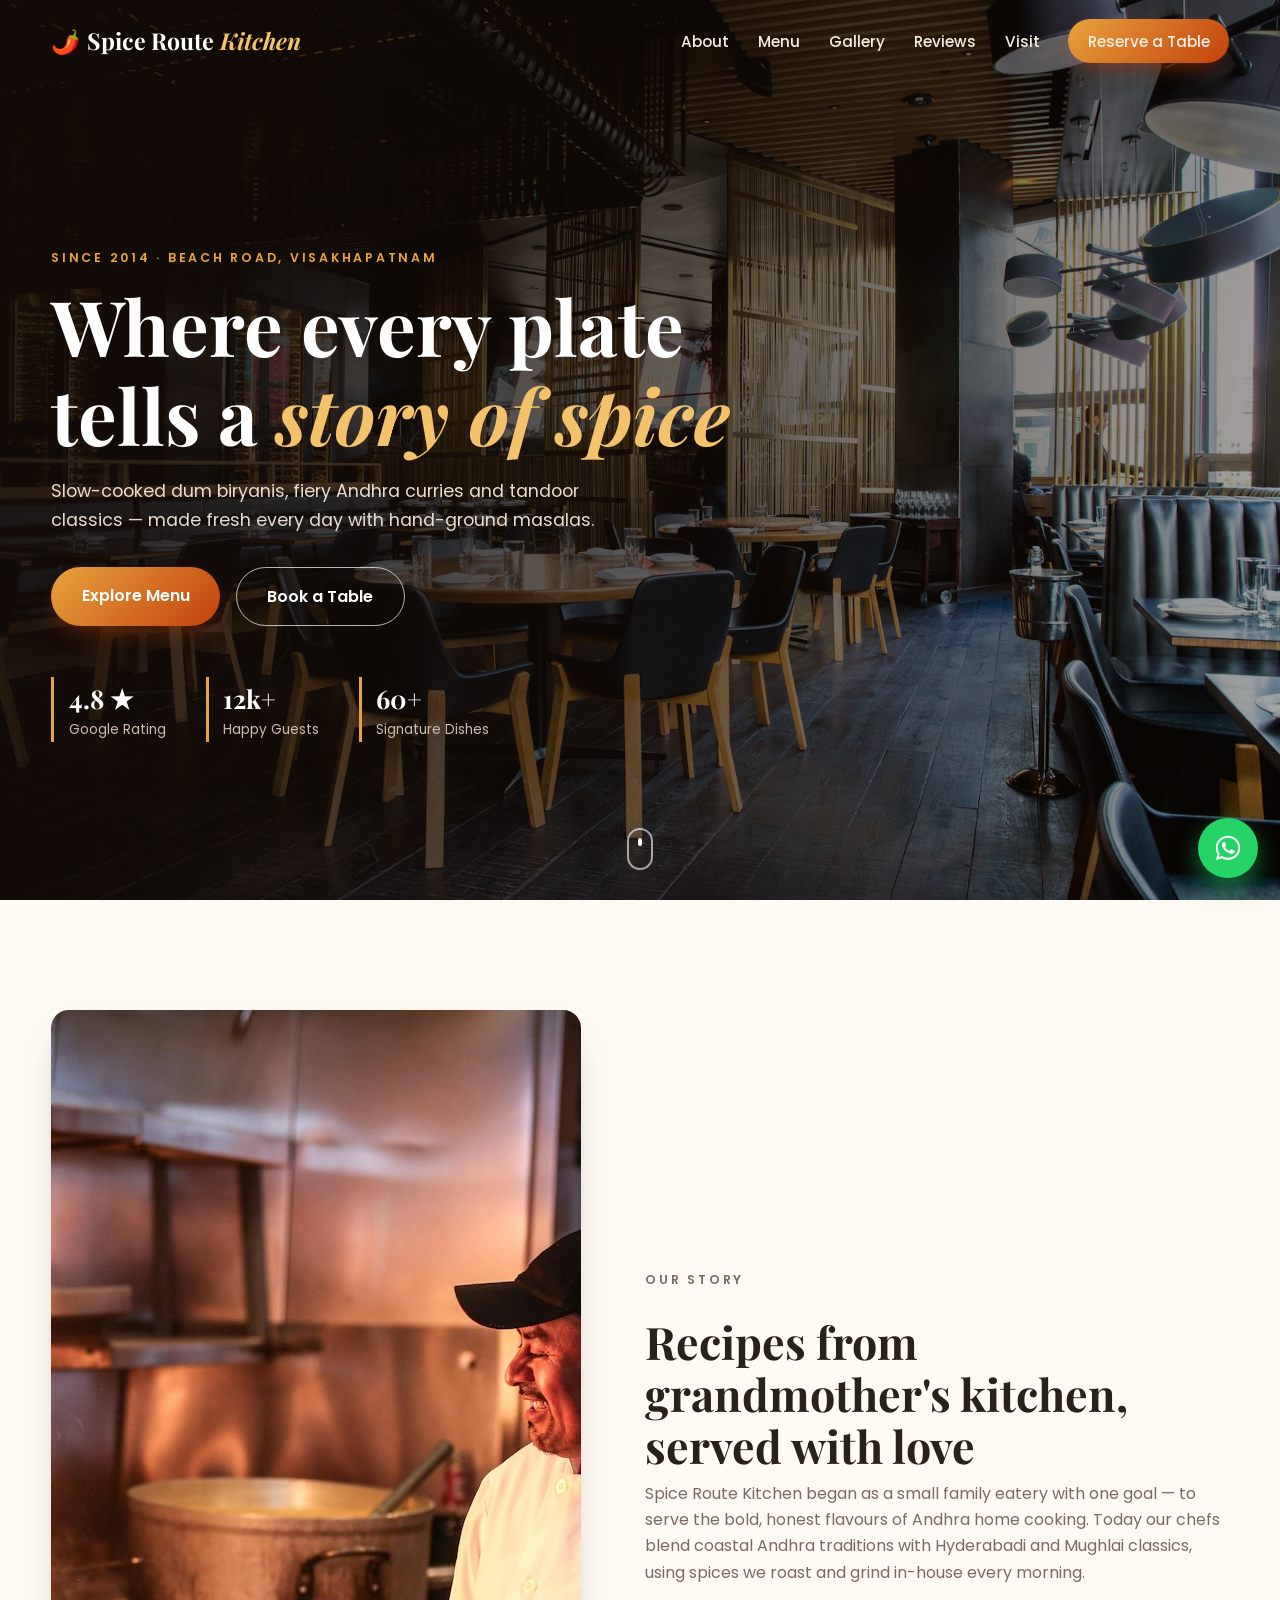
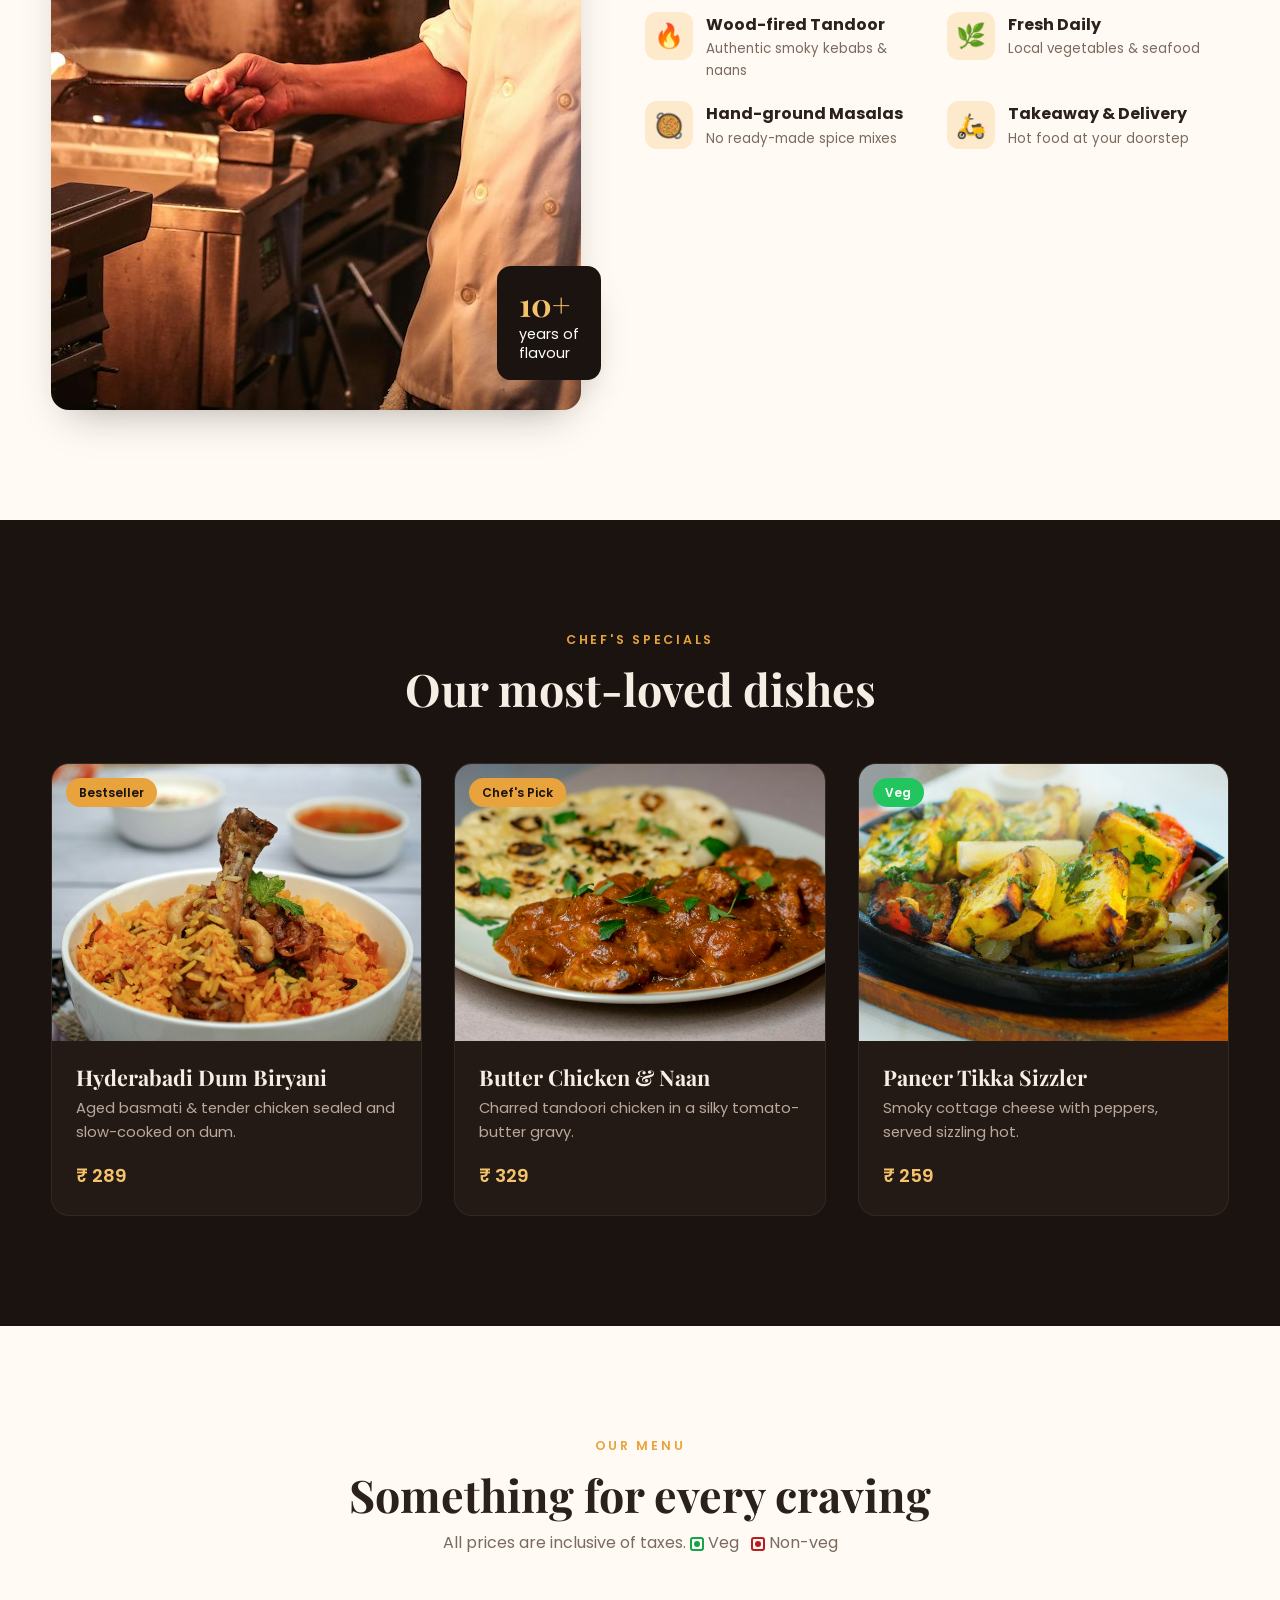
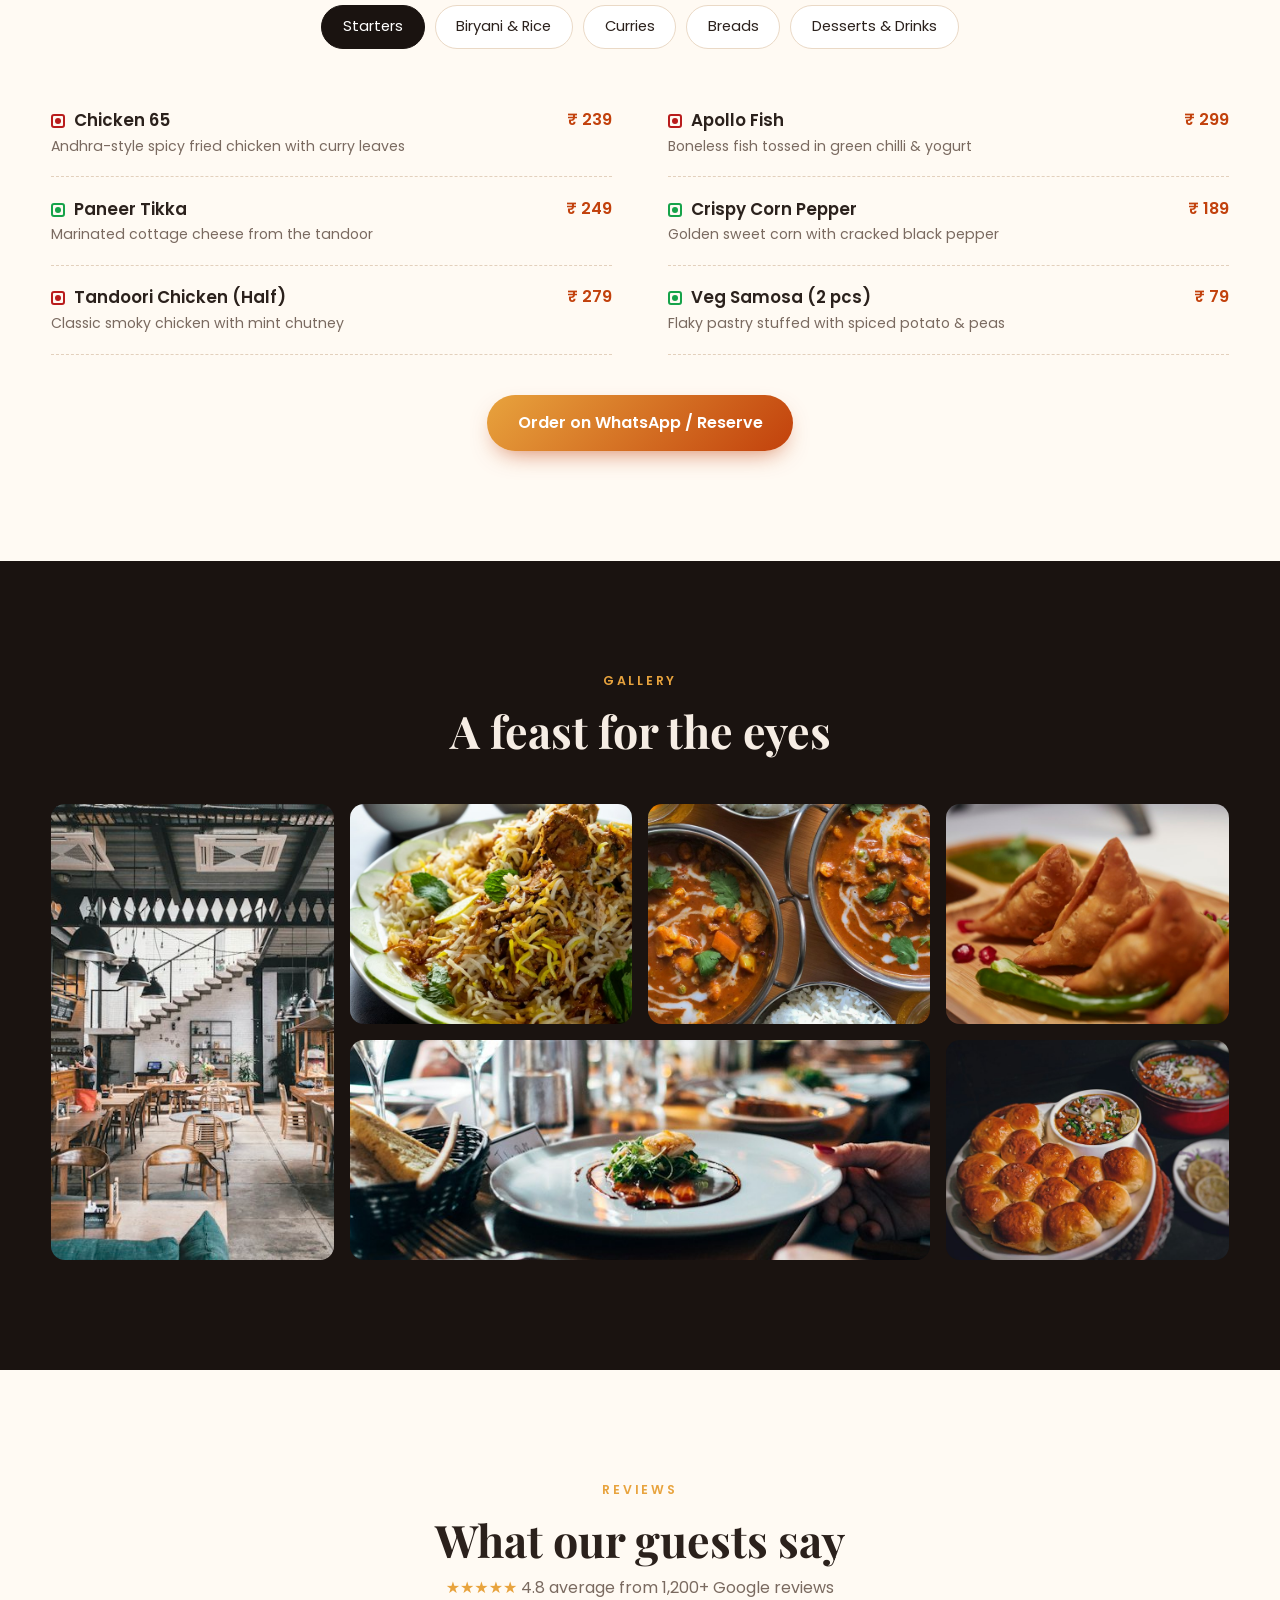
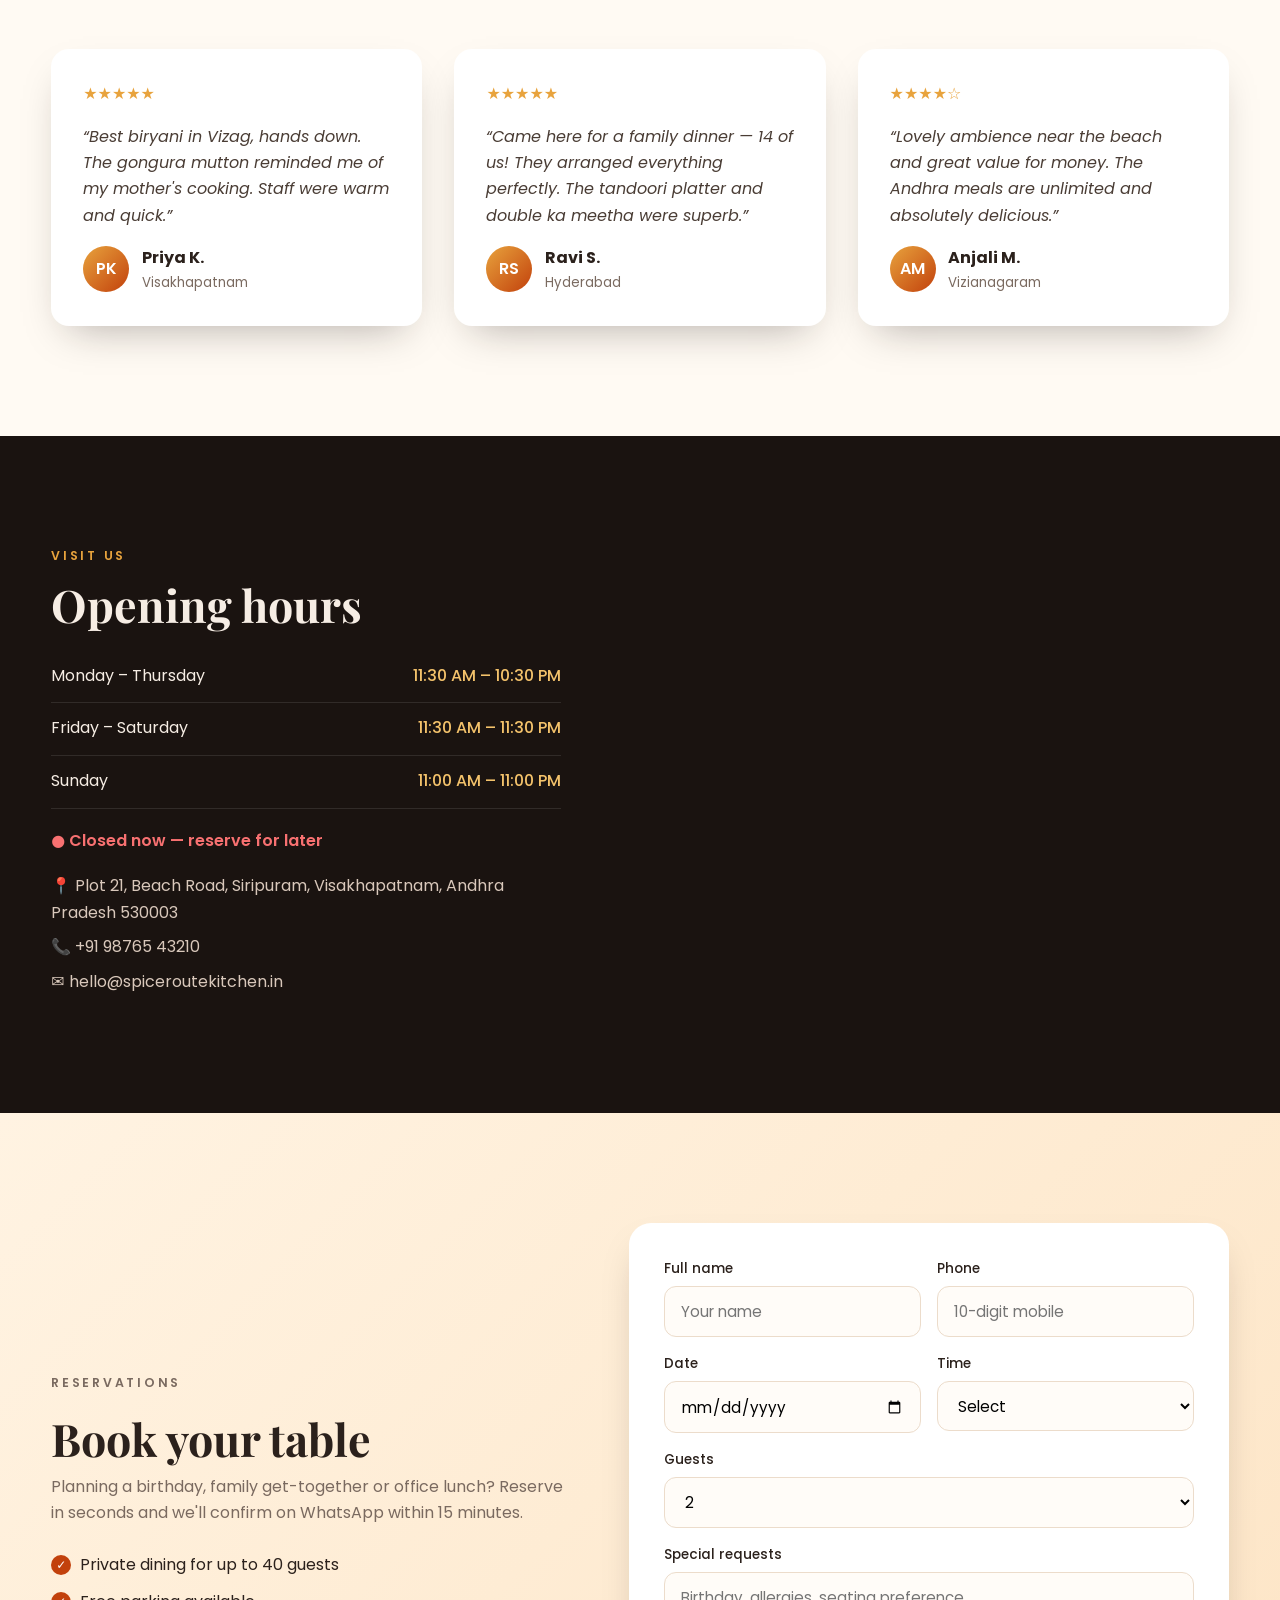
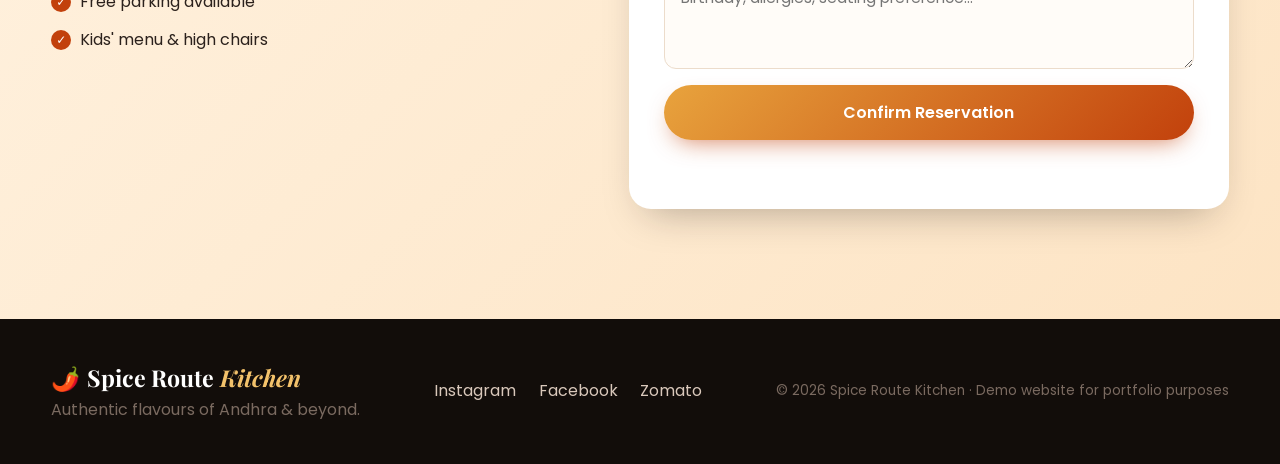
<file: restaurant/index.html>
<!DOCTYPE html>
<html lang="en">
<head>
<meta charset="UTF-8">
<meta name="viewport" content="width=device-width, initial-scale=1.0">
<title>Spice Route Kitchen | Authentic Andhra & North Indian Cuisine in Visakhapatnam</title>
<meta name="description" content="Spice Route Kitchen — authentic Andhra, Hyderabadi and North Indian dishes on Beach Road, Visakhapatnam. Dine-in, takeaway and table reservations.">
<meta name="theme-color" content="#1a1310">
<link rel="icon" href="data:image/svg+xml,<svg xmlns='http://www.w3.org/2000/svg' viewBox='0 0 100 100'><text y='.9em' font-size='90'>🌶️</text></svg>">
<link rel="preconnect" href="https://fonts.googleapis.com">
<link rel="preconnect" href="https://fonts.gstatic.com" crossorigin>
<link href="https://fonts.googleapis.com/css2?family=Playfair+Display:ital,wght@0,600;0,700;1,600&family=Poppins:wght@300;400;500;600&display=swap" rel="stylesheet">
<link rel="stylesheet" href="style.css">
</head>
<body>

<header class="nav" id="nav">
  <div class="container nav-inner">
    <a href="#home" class="logo"><span class="logo-mark">🌶️</span> Spice Route <em>Kitchen</em></a>
    <nav class="nav-links" id="navLinks">
      <a href="#about">About</a>
      <a href="#menu">Menu</a>
      <a href="#gallery">Gallery</a>
      <a href="#reviews">Reviews</a>
      <a href="#visit">Visit</a>
      <a href="#reserve" class="btn btn-sm">Reserve a Table</a>
    </nav>
    <button class="burger" id="burger" aria-label="Open menu"><span></span><span></span><span></span></button>
  </div>
</header>

<section class="hero" id="home">
  <div class="hero-overlay"></div>
  <div class="container hero-content">
    <p class="eyebrow reveal">Since 2014 · Beach Road, Visakhapatnam</p>
    <h1 class="reveal">Where every plate<br>tells a <span class="accent">story of spice</span></h1>
    <p class="hero-sub reveal">Slow-cooked dum biryanis, fiery Andhra curries and tandoor classics — made fresh every day with hand-ground masalas.</p>
    <div class="hero-cta reveal">
      <a href="#menu" class="btn">Explore Menu</a>
      <a href="#reserve" class="btn btn-ghost">Book a Table</a>
    </div>
    <div class="hero-badges reveal">
      <div><strong>4.8 ★</strong><span>Google Rating</span></div>
      <div><strong>12k+</strong><span>Happy Guests</span></div>
      <div><strong>60+</strong><span>Signature Dishes</span></div>
    </div>
  </div>
  <a href="#about" class="scroll-hint" aria-label="Scroll down"></a>
</section>

<section class="about section" id="about">
  <div class="container about-grid">
    <div class="about-img reveal">
      <img src="assets/chef.jpg" alt="Our head chef cooking over an open flame" loading="lazy" width="900" height="1000">
      <div class="about-tag"><strong>10+</strong> years of<br>flavour</div>
    </div>
    <div class="about-text reveal">
      <p class="eyebrow">Our Story</p>
      <h2>Recipes from grandmother's kitchen, served with love</h2>
      <p>Spice Route Kitchen began as a small family eatery with one goal — to serve the bold, honest flavours of Andhra home cooking. Today our chefs blend coastal Andhra traditions with Hyderabadi and Mughlai classics, using spices we roast and grind in-house every morning.</p>
      <ul class="features">
        <li><span>🔥</span><div><strong>Wood-fired Tandoor</strong><small>Authentic smoky kebabs & naans</small></div></li>
        <li><span>🌿</span><div><strong>Fresh Daily</strong><small>Local vegetables & seafood</small></div></li>
        <li><span>🥘</span><div><strong>Hand-ground Masalas</strong><small>No ready-made spice mixes</small></div></li>
        <li><span>🛵</span><div><strong>Takeaway & Delivery</strong><small>Hot food at your doorstep</small></div></li>
      </ul>
    </div>
  </div>
</section>

<section class="signature section dark" id="specials">
  <div class="container">
    <div class="section-head reveal">
      <p class="eyebrow">Chef's Specials</p>
      <h2>Our most-loved dishes</h2>
    </div>
    <div class="dish-grid">
      <article class="dish reveal"><div class="dish-img"><img src="assets/chicken-biryani.jpg" alt="Hyderabadi chicken dum biryani" loading="lazy"><span class="pill">Bestseller</span></div><div class="dish-body"><h3>Hyderabadi Dum Biryani</h3><p>Aged basmati & tender chicken sealed and slow-cooked on dum.</p><span class="price">₹ 289</span></div></article>
      <article class="dish reveal"><div class="dish-img"><img src="assets/butter-chicken.jpg" alt="Butter chicken with naan" loading="lazy"><span class="pill">Chef's Pick</span></div><div class="dish-body"><h3>Butter Chicken & Naan</h3><p>Charred tandoori chicken in a silky tomato-butter gravy.</p><span class="price">₹ 329</span></div></article>
      <article class="dish reveal"><div class="dish-img"><img src="assets/paneer-tikka.jpg" alt="Paneer tikka sizzler" loading="lazy"><span class="pill veg">Veg</span></div><div class="dish-body"><h3>Paneer Tikka Sizzler</h3><p>Smoky cottage cheese with peppers, served sizzling hot.</p><span class="price">₹ 259</span></div></article>
    </div>
  </div>
</section>

<section class="menu section" id="menu">
  <div class="container">
    <div class="section-head reveal">
      <p class="eyebrow">Our Menu</p>
      <h2>Something for every craving</h2>
      <p class="muted">All prices are inclusive of taxes. <span class="veg-dot"></span> Veg &nbsp; <span class="nonveg-dot"></span> Non-veg</p>
    </div>
    <div class="tabs reveal" role="tablist">
      <button class="tab active" data-tab="starters">Starters</button>
      <button class="tab" data-tab="biryani">Biryani & Rice</button>
      <button class="tab" data-tab="curries">Curries</button>
      <button class="tab" data-tab="breads">Breads</button>
      <button class="tab" data-tab="desserts">Desserts & Drinks</button>
    </div>
    <div class="menu-panels">
      <div class="menu-panel active" id="starters">
        <div class="menu-item"><div><h4><i class="nv"></i>Chicken 65</h4><p>Andhra-style spicy fried chicken with curry leaves</p></div><span>₹ 239</span></div>
        <div class="menu-item"><div><h4><i class="nv"></i>Apollo Fish</h4><p>Boneless fish tossed in green chilli & yogurt</p></div><span>₹ 299</span></div>
        <div class="menu-item"><div><h4><i class="v"></i>Paneer Tikka</h4><p>Marinated cottage cheese from the tandoor</p></div><span>₹ 249</span></div>
        <div class="menu-item"><div><h4><i class="v"></i>Crispy Corn Pepper</h4><p>Golden sweet corn with cracked black pepper</p></div><span>₹ 189</span></div>
        <div class="menu-item"><div><h4><i class="nv"></i>Tandoori Chicken (Half)</h4><p>Classic smoky chicken with mint chutney</p></div><span>₹ 279</span></div>
        <div class="menu-item"><div><h4><i class="v"></i>Veg Samosa (2 pcs)</h4><p>Flaky pastry stuffed with spiced potato & peas</p></div><span>₹ 79</span></div>
      </div>
      <div class="menu-panel" id="biryani">
        <div class="menu-item"><div><h4><i class="nv"></i>Hyderabadi Chicken Dum Biryani</h4><p>Served with mirchi ka salan & raita</p></div><span>₹ 289</span></div>
        <div class="menu-item"><div><h4><i class="nv"></i>Mutton Fry Piece Biryani</h4><p>Spicy Andhra mutton fry layered with rice</p></div><span>₹ 379</span></div>
        <div class="menu-item"><div><h4><i class="nv"></i>Prawns Biryani</h4><p>Vizag coast prawns, slow-cooked on dum</p></div><span>₹ 349</span></div>
        <div class="menu-item"><div><h4><i class="v"></i>Veg Dum Biryani</h4><p>Seasonal vegetables, saffron & fried onions</p></div><span>₹ 219</span></div>
        <div class="menu-item"><div><h4><i class="v"></i>Paneer Biryani</h4><p>Paneer tikka pieces with fragrant basmati</p></div><span>₹ 249</span></div>
        <div class="menu-item"><div><h4><i class="v"></i>Andhra Meals (Unlimited)</h4><p>Rice, pappu, curries, rasam, curd, pickle & sweet</p></div><span>₹ 199</span></div>
      </div>
      <div class="menu-panel" id="curries">
        <div class="menu-item"><div><h4><i class="nv"></i>Butter Chicken</h4><p>Creamy tomato gravy with kasuri methi</p></div><span>₹ 319</span></div>
        <div class="menu-item"><div><h4><i class="nv"></i>Gongura Mutton</h4><p>Signature Andhra sorrel-leaf mutton curry</p></div><span>₹ 389</span></div>
        <div class="menu-item"><div><h4><i class="nv"></i>Nellore Fish Pulusu</h4><p>Tangy tamarind fish curry, coastal style</p></div><span>₹ 329</span></div>
        <div class="menu-item"><div><h4><i class="v"></i>Kadai Paneer</h4><p>Paneer with peppers in a robust kadai masala</p></div><span>₹ 259</span></div>
        <div class="menu-item"><div><h4><i class="v"></i>Dal Makhani</h4><p>Black lentils simmered overnight with butter</p></div><span>₹ 209</span></div>
        <div class="menu-item"><div><h4><i class="v"></i>Gutti Vankaya Kura</h4><p>Stuffed baby brinjal in peanut-sesame gravy</p></div><span>₹ 229</span></div>
      </div>
      <div class="menu-panel" id="breads">
        <div class="menu-item"><div><h4><i class="v"></i>Butter Naan</h4><p>Soft leavened bread from the tandoor</p></div><span>₹ 59</span></div>
        <div class="menu-item"><div><h4><i class="v"></i>Garlic Naan</h4><p>Topped with garlic & fresh coriander</p></div><span>₹ 69</span></div>
        <div class="menu-item"><div><h4><i class="v"></i>Tandoori Roti</h4><p>Whole-wheat bread, light & smoky</p></div><span>₹ 35</span></div>
        <div class="menu-item"><div><h4><i class="v"></i>Laccha Paratha</h4><p>Flaky, layered whole-wheat paratha</p></div><span>₹ 65</span></div>
        <div class="menu-item"><div><h4><i class="v"></i>Poori (3 pcs) with Aloo</h4><p>Puffed fried bread with potato masala</p></div><span>₹ 99</span></div>
        <div class="menu-item"><div><h4><i class="v"></i>Cheese Kulcha</h4><p>Stuffed with molten cheese & herbs</p></div><span>₹ 109</span></div>
      </div>
      <div class="menu-panel" id="desserts">
        <div class="menu-item"><div><h4><i class="v"></i>Double Ka Meetha</h4><p>Hyderabadi bread pudding with dry fruits</p></div><span>₹ 129</span></div>
        <div class="menu-item"><div><h4><i class="v"></i>Gulab Jamun (2 pcs)</h4><p>Warm milk dumplings in rose syrup</p></div><span>₹ 89</span></div>
        <div class="menu-item"><div><h4><i class="v"></i>Qubani Ka Meetha</h4><p>Apricot dessert with fresh cream</p></div><span>₹ 149</span></div>
        <div class="menu-item"><div><h4><i class="v"></i>Sweet Lassi</h4><p>Thick churned yogurt drink</p></div><span>₹ 89</span></div>
        <div class="menu-item"><div><h4><i class="v"></i>Fresh Lime Soda</h4><p>Sweet, salted or mixed</p></div><span>₹ 69</span></div>
        <div class="menu-item"><div><h4><i class="v"></i>Irani Chai</h4><p>Creamy Hyderabadi tea with Osmania biscuit</p></div><span>₹ 49</span></div>
      </div>
    </div>
    <div class="center reveal"><a href="#reserve" class="btn">Order on WhatsApp / Reserve</a></div>
  </div>
</section>

<section class="gallery section dark" id="gallery">
  <div class="container">
    <div class="section-head reveal">
      <p class="eyebrow">Gallery</p>
      <h2>A feast for the eyes</h2>
    </div>
    <div class="gallery-grid">
      <a href="assets/interior.jpg" class="g-item tall reveal"><img src="assets/interior.jpg" alt="Restaurant interior" loading="lazy"></a>
      <a href="assets/biryani.jpg" class="g-item reveal"><img src="assets/biryani.jpg" alt="Chicken biryani" loading="lazy"></a>
      <a href="assets/curries.jpg" class="g-item reveal"><img src="assets/curries.jpg" alt="Assorted curries" loading="lazy"></a>
      <a href="assets/samosa.jpg" class="g-item reveal"><img src="assets/samosa.jpg" alt="Samosas with chutney" loading="lazy"></a>
      <a href="assets/dining.jpg" class="g-item wide reveal"><img src="assets/dining.jpg" alt="Dining experience" loading="lazy"></a>
      <a href="assets/poori.jpg" class="g-item reveal"><img src="assets/poori.jpg" alt="Poori with curry" loading="lazy"></a>
    </div>
  </div>
</section>

<section class="reviews section" id="reviews">
  <div class="container">
    <div class="section-head reveal">
      <p class="eyebrow">Reviews</p>
      <h2>What our guests say</h2>
      <p class="muted"><strong class="stars">★★★★★</strong> 4.8 average from 1,200+ Google reviews</p>
    </div>
    <div class="review-grid">
      <blockquote class="review reveal"><div class="stars">★★★★★</div><p>“Best biryani in Vizag, hands down. The gongura mutton reminded me of my mother's cooking. Staff were warm and quick.”</p><footer><span class="avatar">PK</span><div><strong>Priya K.</strong><small>Visakhapatnam</small></div></footer></blockquote>
      <blockquote class="review reveal"><div class="stars">★★★★★</div><p>“Came here for a family dinner — 14 of us! They arranged everything perfectly. The tandoori platter and double ka meetha were superb.”</p><footer><span class="avatar">RS</span><div><strong>Ravi S.</strong><small>Hyderabad</small></div></footer></blockquote>
      <blockquote class="review reveal"><div class="stars">★★★★☆</div><p>“Lovely ambience near the beach and great value for money. The Andhra meals are unlimited and absolutely delicious.”</p><footer><span class="avatar">AM</span><div><strong>Anjali M.</strong><small>Vizianagaram</small></div></footer></blockquote>
    </div>
  </div>
</section>

<section class="visit section dark" id="visit">
  <div class="container visit-grid">
    <div class="visit-info reveal">
      <p class="eyebrow">Visit Us</p>
      <h2>Opening hours</h2>
      <table class="hours">
        <tr><td>Monday – Thursday</td><td>11:30 AM – 10:30 PM</td></tr>
        <tr><td>Friday – Saturday</td><td>11:30 AM – 11:30 PM</td></tr>
        <tr><td>Sunday</td><td>11:00 AM – 11:00 PM</td></tr>
      </table>
      <p class="open-status" id="openStatus"></p>
      <div class="contact-lines">
        <p>📍 Plot 21, Beach Road, Siripuram, Visakhapatnam, Andhra Pradesh 530003</p>
        <p>📞 <a href="tel:+919876543210">+91 98765 43210</a></p>
        <p>✉️ <a href="mailto:hello@spiceroutekitchen.in">hello@spiceroutekitchen.in</a></p>
      </div>
    </div>
    <div class="map reveal">
      <iframe title="Spice Route Kitchen location" src="https://www.google.com/maps?q=Beach+Road,+Siripuram,+Visakhapatnam&z=15&output=embed" loading="lazy" referrerpolicy="no-referrer-when-downgrade" allowfullscreen></iframe>
    </div>
  </div>
</section>

<section class="reserve section" id="reserve">
  <div class="container reserve-wrap reveal">
    <div class="reserve-text">
      <p class="eyebrow">Reservations</p>
      <h2>Book your table</h2>
      <p>Planning a birthday, family get-together or office lunch? Reserve in seconds and we'll confirm on WhatsApp within 15 minutes.</p>
      <ul class="ticks"><li>Private dining for up to 40 guests</li><li>Free parking available</li><li>Kids' menu & high chairs</li></ul>
    </div>
    <form class="form" id="reserveForm" novalidate>
      <div class="row">
        <label>Full name<input type="text" name="name" placeholder="Your name" required></label>
        <label>Phone<input type="tel" name="phone" placeholder="10-digit mobile" pattern="[0-9]{10}" required></label>
      </div>
      <div class="row">
        <label>Date<input type="date" name="date" required></label>
        <label>Time<select name="time" required><option value="">Select</option><option>12:30 PM</option><option>1:30 PM</option><option>2:30 PM</option><option>7:00 PM</option><option>8:00 PM</option><option>9:00 PM</option><option>10:00 PM</option></select></label>
      </div>
      <label>Guests<select name="guests"><option>2</option><option>3</option><option>4</option><option>5</option><option>6</option><option>8</option><option>10+</option></select></label>
      <label>Special requests<textarea name="notes" rows="3" placeholder="Birthday, allergies, seating preference…"></textarea></label>
      <button type="submit" class="btn btn-block">Confirm Reservation</button>
      <p class="form-msg" id="formMsg" role="status"></p>
    </form>
  </div>
</section>

<footer class="footer">
  <div class="container footer-inner">
    <div><a href="#home" class="logo"><span class="logo-mark">🌶️</span> Spice Route <em>Kitchen</em></a><p class="muted">Authentic flavours of Andhra & beyond.</p></div>
    <div class="socials"><a href="#" aria-label="Instagram">Instagram</a><a href="#" aria-label="Facebook">Facebook</a><a href="#" aria-label="Zomato">Zomato</a></div>
    <p class="muted small">© <span id="year"></span> Spice Route Kitchen · Demo website for portfolio purposes</p>
  </div>
</footer>

<a class="wa-float" id="waFloat" href="https://wa.me/?text=Hi%20Spice%20Route%20Kitchen!%20I%27d%20like%20to%20place%20an%20order." target="_blank" rel="noopener" aria-label="Chat on WhatsApp">
  <svg viewBox="0 0 32 32" width="30" height="30" fill="#fff"><path d="M16 3C8.8 3 3 8.7 3 15.8c0 2.5.7 4.9 2 7L3 29l6.4-2c2 1.1 4.3 1.7 6.6 1.7 7.2 0 13-5.7 13-12.8S23.2 3 16 3zm0 23.4c-2.1 0-4.1-.6-5.9-1.6l-.4-.3-3.8 1.2 1.2-3.7-.3-.4c-1.2-1.8-1.8-3.8-1.8-5.9C5 9.9 10 5.1 16 5.1S27 9.9 27 15.8 22 26.4 16 26.4zm6-7.9c-.3-.2-1.9-1-2.2-1.1-.3-.1-.5-.2-.7.2-.2.3-.8 1-1 1.2-.2.2-.4.2-.7.1-.3-.2-1.4-.5-2.6-1.6-1-.9-1.6-1.9-1.8-2.2-.2-.3 0-.5.1-.7l.5-.6c.2-.2.2-.4.3-.6.1-.2 0-.4 0-.6l-1-2.4c-.3-.6-.5-.5-.7-.5h-.6c-.2 0-.6.1-.9.4-.3.3-1.2 1.1-1.2 2.7s1.2 3.2 1.4 3.4c.2.2 2.4 3.6 5.8 5 .8.3 1.4.5 1.9.7.8.3 1.5.2 2.1.1.6-.1 1.9-.8 2.2-1.5.3-.7.3-1.4.2-1.5-.1-.2-.3-.3-.6-.4z"/></svg>
</a>

<div class="lightbox" id="lightbox" aria-hidden="true"><button aria-label="Close">×</button><img alt=""></div>

<script src="main.js"></script>
</body>
</html>
</file>
<file: clinic/style.css>
:root{--teal:#0d9488;--teal-d:#0f766e;--blue:#2563eb;--ink:#0f172a;--text:#334155;--muted:#64748b;--soft:#f0fdfa;--line:#e2e8f0;--radius:20px;--shadow:0 20px 45px -22px rgba(15,23,42,.28)}
*{box-sizing:border-box;margin:0;padding:0}
html{scroll-behavior:smooth;scroll-padding-top:90px}
body{font-family:"Plus Jakarta Sans",system-ui,sans-serif;color:var(--text);line-height:1.65;background:#fff;overflow-x:hidden}
img{max-width:100%;display:block}
a{color:inherit;text-decoration:none}
h1,h2,h3,h4{color:var(--ink);line-height:1.2}
h2{font-size:clamp(1.8rem,3.2vw,2.6rem);font-weight:800;letter-spacing:-.02em;margin-bottom:.8rem}
.container{width:min(1200px,92%);margin:auto}
.section{padding:clamp(70px,8vw,100px) 0}
.soft{background:var(--soft)}
.eyebrow{display:inline-block;color:var(--teal);font-weight:700;font-size:.8rem;letter-spacing:.14em;text-transform:uppercase;margin-bottom:.8rem}
.section-head{text-align:center;max-width:680px;margin:0 auto 3.2rem}
.section-head p{color:var(--muted)}
.grad{background:linear-gradient(120deg,var(--teal),var(--blue));-webkit-background-clip:text;background-clip:text;color:transparent}
.btn{display:inline-flex;align-items:center;gap:.4rem;justify-content:center;background:linear-gradient(135deg,var(--teal),var(--teal-d));color:#fff;font-weight:700;padding:.95rem 1.7rem;border-radius:14px;border:0;font-family:inherit;font-size:1rem;cursor:pointer;box-shadow:0 12px 24px -12px rgba(13,148,136,.8);transition:transform .2s,box-shadow .2s}
.btn:hover{transform:translateY(-2px);box-shadow:0 18px 30px -12px rgba(13,148,136,.9)}
.btn-outline{background:#fff;color:var(--teal-d);border:2px solid #99f6e4;box-shadow:none}
.btn-sm{padding:.65rem 1.2rem;font-size:.9rem}
.btn-block{width:100%}
.btn-white{background:#fff;color:var(--teal-d)}
.btn-wa{background:#25d366;box-shadow:none}
/* topbar & nav */
.topbar{background:var(--ink);color:#cbd5e1;font-size:.82rem;padding:.5rem 0}
.topbar-inner{display:flex;justify-content:space-between;gap:1rem;flex-wrap:wrap}
.topbar a{color:#5eead4;font-weight:600}
.nav{position:sticky;top:0;z-index:50;background:rgba(255,255,255,.9);backdrop-filter:blur(12px);border-bottom:1px solid transparent;transition:.3s}
.nav.scrolled{border-color:var(--line);box-shadow:0 8px 24px -16px rgba(15,23,42,.25)}
.nav-inner{display:flex;align-items:center;justify-content:space-between;height:74px}
.logo{display:flex;align-items:center;gap:.55rem;font-weight:800;font-size:1.35rem;color:var(--ink)}
.logo .light{font-weight:500;color:var(--teal)}
.logo-icon{width:38px;height:38px;border-radius:11px;background:linear-gradient(135deg,var(--teal),var(--blue));display:grid;place-items:center}
.nav-links{display:flex;align-items:center;gap:1.8rem}
.nav-links a:not(.btn){font-weight:600;font-size:.95rem;color:var(--text);transition:color .2s}
.nav-links a:not(.btn):hover{color:var(--teal)}
.burger{display:none;flex-direction:column;gap:5px;background:none;border:0;cursor:pointer;z-index:60}
.burger span{width:26px;height:2.5px;background:var(--ink);border-radius:2px;transition:.3s}
/* hero */
.hero{background:radial-gradient(circle at 85% 20%,#ccfbf1 0,transparent 45%),radial-gradient(circle at 10% 90%,#dbeafe 0,transparent 40%),#f8fafc;padding:70px 0 120px}
.hero-grid{display:grid;grid-template-columns:1.05fr 1fr;gap:3.5rem;align-items:center}
.chip{display:inline-block;background:#fff;border:1px solid #99f6e4;color:var(--teal-d);font-weight:600;font-size:.85rem;padding:.45rem .95rem;border-radius:999px;margin-bottom:1.3rem;box-shadow:0 6px 16px -10px rgba(13,148,136,.5)}
.hero h1{font-size:clamp(2.4rem,5vw,3.9rem);font-weight:800;letter-spacing:-.03em;margin-bottom:1.2rem}
.hero-text>p{font-size:1.1rem;color:var(--muted);max-width:540px;margin-bottom:2rem}
.hero-cta{display:flex;gap:1rem;flex-wrap:wrap}
.trust{display:flex;align-items:center;gap:1rem;margin-top:2.4rem}
.avatars{display:flex}
.avatars img,.avatars span{width:44px;height:44px;border-radius:50%;border:3px solid #fff;object-fit:cover;margin-left:-12px;box-shadow:0 4px 10px rgba(0,0,0,.1)}
.avatars img:first-child{margin-left:0}
.avatars span{background:var(--teal);color:#fff;display:grid;place-items:center;font-weight:700;font-size:.85rem}
.trust small{display:block;color:var(--muted)}
.hero-visual{position:relative}
.hero-img{border-radius:28px;overflow:hidden;box-shadow:var(--shadow);aspect-ratio:5/4.4}
.hero-img img{width:100%;height:100%;object-fit:cover}
.float-card{position:absolute;background:#fff;border-radius:16px;padding:.9rem 1.1rem;display:flex;gap:.8rem;align-items:center;box-shadow:var(--shadow);animation:float 5s ease-in-out infinite}
.float-card small{display:block;color:var(--muted);font-size:.8rem}
.float-card strong{font-size:.95rem;color:var(--ink)}
.fc1{left:-30px;bottom:40px}.fc2{right:-20px;top:30px;animation-delay:-2.5s}
.ic{width:40px;height:40px;border-radius:12px;display:grid;place-items:center;font-weight:800;color:#fff}
.ic.green{background:#10b981}.ic.blue{background:var(--blue)}
@keyframes float{0%,100%{transform:translateY(0)}50%{transform:translateY(-10px)}}
/* quick cards */
.quick{display:grid;grid-template-columns:repeat(3,1fr);gap:1.5rem;margin-top:-60px;position:relative;z-index:2}
.quick-card{background:#fff;border-radius:var(--radius);padding:1.6rem;display:flex;gap:1rem;box-shadow:var(--shadow);border:1px solid var(--line)}
.quick-card h3{font-size:1.1rem;margin-bottom:.25rem}
.quick-card p{color:var(--muted);font-size:.92rem}
.quick-card.highlight{background:linear-gradient(135deg,var(--teal),var(--blue));border:0}
.quick-card.highlight h3,.quick-card.highlight p{color:#fff}
.quick-card.highlight a{font-weight:700;text-decoration:underline}
.q-ic{font-size:1.6rem;width:54px;height:54px;flex-shrink:0;border-radius:14px;background:var(--soft);display:grid;place-items:center}
.highlight .q-ic{background:rgba(255,255,255,.2)}
/* services */
.services-grid{display:grid;grid-template-columns:repeat(4,1fr);gap:1.5rem}
.service{border:1px solid var(--line);border-radius:var(--radius);padding:1.8rem 1.5rem;transition:.3s;background:#fff;position:relative;overflow:hidden}
.service::before{content:"";position:absolute;inset:auto 0 0 0;height:4px;background:linear-gradient(90deg,var(--teal),var(--blue));transform:scaleX(0);transform-origin:left;transition:transform .35s}
.service:hover{transform:translateY(-6px);box-shadow:var(--shadow);border-color:transparent}
.service:hover::before{transform:scaleX(1)}
.s-ic{font-size:1.8rem;width:62px;height:62px;border-radius:18px;background:linear-gradient(135deg,#ccfbf1,#dbeafe);display:grid;place-items:center;margin-bottom:1.1rem}
.service h3{font-size:1.12rem;margin-bottom:.4rem}
.service p{color:var(--muted);font-size:.92rem}
/* about */
.about-grid{display:grid;grid-template-columns:1fr 1fr;gap:4rem;align-items:center}
.about-imgs{position:relative;height:500px}
.about-imgs img{position:absolute;border-radius:22px;object-fit:cover;box-shadow:var(--shadow)}
.a1{width:75%;height:80%;top:0;left:0}
.a2{width:55%;height:55%;right:0;bottom:0;border:6px solid #fff}
.exp-badge{position:absolute;left:8%;bottom:6%;background:var(--ink);color:#fff;border-radius:18px;padding:1rem 1.3rem;display:flex;align-items:center;gap:.7rem;box-shadow:var(--shadow)}
.exp-badge strong{font-size:2.2rem;color:#5eead4}
.exp-badge span{font-size:.85rem;line-height:1.3}
.about-text>p{color:var(--muted);margin-bottom:1.6rem}
.stats{display:grid;grid-template-columns:repeat(3,1fr);gap:1rem;margin-bottom:1.6rem}
.stats div{background:var(--soft);border-radius:16px;padding:1.1rem;text-align:center}
.stats strong{display:block;font-size:1.8rem;font-weight:800;color:var(--teal-d)}
.stats span{font-size:.85rem;color:var(--muted)}
.checks{list-style:none}
.checks li{padding:.4rem 0 .4rem 2rem;position:relative;font-weight:500}
.checks li::before{content:"✓";position:absolute;left:0;top:.45rem;width:22px;height:22px;border-radius:50%;background:#ccfbf1;color:var(--teal-d);display:grid;place-items:center;font-size:.78rem;font-weight:800}
/* doctors */
.doctor-grid{display:grid;grid-template-columns:repeat(4,1fr);gap:1.6rem}
.doctor{background:#fff;border-radius:var(--radius);overflow:hidden;box-shadow:0 10px 30px -20px rgba(15,23,42,.35);transition:.3s}
.doctor:hover{transform:translateY(-6px);box-shadow:var(--shadow)}
.d-img{aspect-ratio:6/6.4;overflow:hidden;background:linear-gradient(135deg,#ccfbf1,#dbeafe)}
.d-img img{width:100%;height:100%;object-fit:cover;object-position:top;transition:transform .5s}
.doctor:hover .d-img img{transform:scale(1.06)}
.d-body{padding:1.3rem 1.3rem 1.5rem}
.d-body h3{font-size:1.1rem}
.spec{color:var(--teal-d);font-weight:600;font-size:.88rem;margin:.2rem 0}
.exp{color:var(--muted);font-size:.83rem;margin-bottom:.9rem}
.d-btn{font-weight:700;color:var(--blue);font-size:.9rem}
.d-btn:hover{text-decoration:underline}
/* appointment */
.appt-grid{display:grid;grid-template-columns:.85fr 1.15fr;gap:4rem;align-items:start}
.steps{list-style:none;margin:1.5rem 0 2rem;display:flex;flex-direction:column;gap:1.3rem}
.steps li{display:flex;gap:1rem;align-items:flex-start}
.steps li>span{width:42px;height:42px;border-radius:12px;background:linear-gradient(135deg,var(--teal),var(--blue));color:#fff;font-weight:800;display:grid;place-items:center;flex-shrink:0}
.steps small{display:block;color:var(--muted)}
.consult-fee{background:var(--soft);border:1px dashed #5eead4;border-radius:14px;padding:1rem 1.2rem;font-size:.95rem}
.form{background:#fff;border:1px solid var(--line);border-radius:24px;padding:2.2rem;box-shadow:var(--shadow);display:flex;flex-direction:column;gap:1rem}
.form h3{font-size:1.35rem;margin-bottom:.3rem}
.form .row{display:grid;grid-template-columns:1fr 1fr;gap:1rem}
.form label{display:flex;flex-direction:column;gap:.35rem;font-size:.85rem;font-weight:600;color:var(--ink)}
.form input,.form select,.form textarea{font-family:inherit;font-size:.95rem;padding:.8rem .95rem;border:1.5px solid var(--line);border-radius:12px;background:#f8fafc;transition:.2s;width:100%;color:var(--ink)}
.form input:focus,.form select:focus,.form textarea:focus{outline:none;border-color:var(--teal);background:#fff;box-shadow:0 0 0 4px rgba(13,148,136,.15)}
.form .invalid{border-color:#ef4444;background:#fef2f2}
.form-msg{font-size:.92rem;text-align:center;min-height:1.2em}
.form-msg.ok{color:#047857;background:#ecfdf5;border-radius:12px;padding:.9rem}
.form-msg.err{color:#dc2626}
.form-msg a{font-weight:700;text-decoration:underline}
/* timings */
.timing-grid{display:grid;grid-template-columns:1fr 1.2fr;gap:3.5rem;align-items:center}
.timings{list-style:none;background:#fff;border-radius:var(--radius);padding:.6rem 1.4rem;box-shadow:0 10px 30px -20px rgba(15,23,42,.35);margin:1.2rem 0 1.4rem}
.timings li{display:flex;justify-content:space-between;padding:.9rem 0;border-bottom:1px solid var(--line)}
.timings li:last-child{border:0}
.timings li.em strong{color:#dc2626}
.addr{color:var(--muted);margin-bottom:.4rem}
.addr a{color:var(--teal-d);font-weight:600}
.map iframe{width:100%;height:420px;border:0;border-radius:24px;box-shadow:var(--shadow)}
/* testimonials */
.t-grid{display:grid;grid-template-columns:repeat(3,1fr);gap:1.6rem}
.t-card{border:1px solid var(--line);border-radius:var(--radius);padding:2rem;display:flex;flex-direction:column;gap:1rem;background:#fff}
.stars{color:#f59e0b;letter-spacing:2px}
.t-card p{flex:1;color:var(--text)}
.t-card cite{font-style:normal;font-weight:700;color:var(--ink);display:flex;align-items:center;gap:.7rem;font-size:.92rem}
.t-card cite span{width:42px;height:42px;border-radius:50%;background:linear-gradient(135deg,var(--teal),var(--blue));color:#fff;display:grid;place-items:center;font-size:.85rem}
/* faq */
.faq-wrap{max-width:820px}
.faq details{background:#fff;border-radius:16px;margin-bottom:1rem;box-shadow:0 8px 24px -18px rgba(15,23,42,.4);overflow:hidden}
.faq summary{padding:1.2rem 1.5rem;font-weight:700;color:var(--ink);cursor:pointer;list-style:none;display:flex;justify-content:space-between;gap:1rem}
.faq summary::-webkit-details-marker{display:none}
.faq summary::after{content:"+";font-size:1.4rem;line-height:1;color:var(--teal);transition:transform .3s}
.faq details[open] summary::after{transform:rotate(45deg)}
.faq details p{padding:0 1.5rem 1.3rem;color:var(--muted)}
/* cta */
.cta-band{background:linear-gradient(120deg,var(--teal-d),var(--blue));padding:60px 0;color:#fff}
.cta-inner{display:flex;justify-content:space-between;align-items:center;gap:2rem;flex-wrap:wrap}
.cta-band h2{color:#fff;margin-bottom:.3rem}
.cta-btns{display:flex;gap:1rem;flex-wrap:wrap}
/* footer */
.footer{background:var(--ink);color:#94a3b8;padding:60px 0 0}
.footer-grid{display:grid;grid-template-columns:1.4fr 1fr 1fr;gap:2.5rem;padding-bottom:40px}
.footer .logo{color:#fff;margin-bottom:.8rem}
.footer h4{color:#fff;margin-bottom:.9rem}
.footer-grid a:not(.logo){display:block;margin-bottom:.45rem}
.footer-grid a:hover{color:#5eead4}
.copy{border-top:1px solid #1e293b;text-align:center;padding:1.3rem 4%;font-size:.85rem}
/* whatsapp */
.wa-float{position:fixed;right:22px;bottom:22px;width:60px;height:60px;border-radius:50%;background:#25d366;display:grid;place-items:center;z-index:60;box-shadow:0 10px 25px rgba(37,211,102,.5);animation:pulse 2.4s infinite}
@keyframes pulse{0%{box-shadow:0 0 0 0 rgba(37,211,102,.55)}70%{box-shadow:0 0 0 16px rgba(37,211,102,0)}100%{box-shadow:0 0 0 0 rgba(37,211,102,0)}}
.reveal{opacity:0;transform:translateY(26px);transition:opacity .75s ease,transform .75s ease}
.reveal.visible{opacity:1;transform:none}
@media (max-width:1024px){.services-grid,.doctor-grid{grid-template-columns:repeat(2,1fr)}.hero-grid,.about-grid,.appt-grid,.timing-grid{grid-template-columns:1fr}.fc1{left:10px}.fc2{right:10px}}
@media (max-width:760px){
  .nav{backdrop-filter:none;-webkit-backdrop-filter:none;background:#fff}
  .burger{display:flex}
  .nav-links{position:fixed;top:0;right:-100%;height:100vh;width:min(80%,320px);background:#fff;flex-direction:column;align-items:flex-start;padding:6rem 2rem;gap:1.4rem;box-shadow:-10px 0 30px rgba(15,23,42,.2);transition:right .35s}
  .nav-links.open{right:0}
  .burger.open span:nth-child(1){transform:translateY(7.5px) rotate(45deg)}
  .burger.open span:nth-child(2){opacity:0}
  .burger.open span:nth-child(3){transform:translateY(-7.5px) rotate(-45deg)}
  .topbar-inner{justify-content:center;text-align:center}
  .quick,.t-grid,.form .row,.footer-grid{grid-template-columns:1fr}
  .quick{margin-top:-70px}
  .services-grid,.doctor-grid{grid-template-columns:1fr 1fr;gap:1rem}
  .service{padding:1.3rem 1rem}
  .about-imgs{height:380px}
  .hero{padding:40px 0 110px}
  .cta-inner{text-align:center;justify-content:center}
}
@media (max-width:420px){.services-grid,.doctor-grid{grid-template-columns:1fr}.stats strong{font-size:1.4rem}}
@media (prefers-reduced-motion:reduce){*{animation:none!important;transition:none!important}.reveal{opacity:1;transform:none}}
</file>
<file: portfolio/style.css>
:root{--bg:#0b0b14;--bg2:#12121f;--card:#161627;--line:rgba(255,255,255,.08);--text:#e7e7f0;--muted:#9a9ab3;--v:#8b5cf6;--c:#22d3ee;--p:#ec4899;--radius:22px}
[data-theme="light"]{--bg:#f7f7fb;--bg2:#eeeef6;--card:#ffffff;--line:rgba(15,15,40,.09);--text:#16162a;--muted:#5d5d78}
*{box-sizing:border-box;margin:0;padding:0}
html{scroll-behavior:smooth;scroll-padding-top:80px}
body{font-family:Inter,system-ui,sans-serif;background:var(--bg);color:var(--text);line-height:1.65;overflow-x:hidden;transition:background .4s,color .4s}
img{max-width:100%;display:block}
a{color:inherit;text-decoration:none}
h1,h2,h3,.logo{font-family:"Space Grotesk",sans-serif;letter-spacing:-.02em;line-height:1.15}
h2{font-size:clamp(2rem,4vw,3rem);margin-bottom:.8rem}
h2 em{font-style:normal;color:var(--c)}
.container{width:min(1180px,92%);margin:auto;position:relative}
.section{padding:clamp(70px,9vw,110px) 0;position:relative}
.alt{background:var(--bg2)}
.muted{color:var(--muted)}
.eyebrow{display:inline-block;font-size:.8rem;font-weight:600;letter-spacing:.18em;text-transform:uppercase;color:var(--v);margin-bottom:.9rem}
.section-head{text-align:center;margin-bottom:3rem}
.grad{background:linear-gradient(90deg,var(--v),var(--p),var(--c));-webkit-background-clip:text;background-clip:text;color:transparent}
.btn{display:inline-flex;align-items:center;justify-content:center;gap:.4rem;padding:.95rem 1.8rem;border-radius:14px;background:linear-gradient(135deg,var(--v),var(--p));color:#fff;font-weight:600;border:0;cursor:pointer;font-family:inherit;font-size:1rem;transition:transform .2s,box-shadow .2s;box-shadow:0 12px 30px -12px rgba(139,92,246,.8)}
.btn:hover{transform:translateY(-2px);box-shadow:0 18px 36px -12px rgba(236,72,153,.7)}
.btn-ghost{background:transparent;border:1.5px solid var(--line);color:var(--text);box-shadow:none}
.btn-ghost:hover{border-color:var(--v);box-shadow:none}
.btn-sm{padding:.6rem 1.15rem;font-size:.9rem}
.btn-block{width:100%}
.bg-blobs{position:fixed;inset:0;z-index:-1;overflow:hidden;pointer-events:none}
.bg-blobs span{position:absolute;width:520px;height:520px;border-radius:50%;filter:blur(110px);opacity:.28;animation:drift 18s ease-in-out infinite alternate}
.bg-blobs span:nth-child(1){background:var(--v);top:-120px;left:-120px}
.bg-blobs span:nth-child(2){background:var(--c);top:30%;right:-160px;animation-delay:-6s}
.bg-blobs span:nth-child(3){background:var(--p);bottom:-200px;left:30%;animation-delay:-12s;opacity:.18}
[data-theme="light"] .bg-blobs span{opacity:.14}
@keyframes drift{to{transform:translate(80px,60px) scale(1.15)}}
/* nav */
.nav{position:fixed;inset:0 0 auto;z-index:50;padding:1.1rem 0;transition:.3s}
.nav.scrolled{background:color-mix(in srgb,var(--bg) 82%,transparent);backdrop-filter:blur(14px);border-bottom:1px solid var(--line);padding:.7rem 0}
.nav-inner{display:flex;align-items:center;justify-content:space-between}
.logo{font-size:1.4rem;font-weight:700}
.logo span{color:var(--p)}
.nav-links{display:flex;gap:2rem}
.nav-links a{font-weight:500;color:var(--muted);transition:color .2s}
.nav-links a:hover,.nav-links a.active{color:var(--text)}
.nav-actions{display:flex;align-items:center;gap:.8rem}
.theme-toggle{width:42px;height:42px;border-radius:12px;border:1px solid var(--line);background:var(--card);cursor:pointer;font-size:1.1rem}
.burger{display:none;flex-direction:column;gap:6px;background:none;border:0;cursor:pointer;padding:.5rem;z-index:60}
.burger span{width:24px;height:2px;background:var(--text);transition:.3s}
/* hero */
.hero{min-height:100vh;padding:140px 0 60px;display:flex;flex-direction:column;justify-content:center}
.hero-grid{display:grid;grid-template-columns:1.25fr 1fr;gap:3rem;align-items:center}
.status{display:inline-flex;align-items:center;gap:.6rem;font-size:.88rem;padding:.45rem 1rem;border:1px solid var(--line);border-radius:999px;background:var(--card);color:var(--muted);margin-bottom:1.5rem}
.status i{width:9px;height:9px;border-radius:50%;background:#22c55e;box-shadow:0 0 0 0 rgba(34,197,94,.6);animation:ping 1.8s infinite}
@keyframes ping{70%{box-shadow:0 0 0 9px rgba(34,197,94,0)}100%{box-shadow:0 0 0 0 rgba(34,197,94,0)}}
.hero h1{font-size:clamp(2.6rem,5.6vw,4.6rem);margin-bottom:1.4rem}
.caret{color:var(--p);animation:blink 1s step-end infinite;font-weight:400}
@keyframes blink{50%{opacity:0}}
.hero-text>p{font-size:1.12rem;color:var(--muted);max-width:560px;margin-bottom:2rem}
.hero-cta{display:flex;gap:1rem;flex-wrap:wrap}
.hero-stats{display:flex;gap:2.8rem;margin-top:3rem;flex-wrap:wrap}
.hero-stats strong{display:block;font-family:"Space Grotesk";font-size:2.1rem}
.hero-stats span{color:var(--muted);font-size:.88rem}
.hero-photo{position:relative;justify-self:center}
.photo-ring{width:min(380px,80vw);aspect-ratio:1/1.12;border-radius:40% 60% 55% 45%/50% 45% 55% 50%;padding:6px;background:linear-gradient(135deg,var(--v),var(--p),var(--c));animation:morph 10s ease-in-out infinite}
.photo-ring img{width:100%;height:100%;object-fit:cover;border-radius:inherit}
@keyframes morph{50%{border-radius:55% 45% 40% 60%/45% 55% 45% 55%}}
.badge{position:absolute;background:var(--card);border:1px solid var(--line);padding:.6rem 1rem;border-radius:14px;font-size:.88rem;font-weight:600;box-shadow:0 18px 40px -16px rgba(0,0,0,.5);animation:float 6s ease-in-out infinite;white-space:nowrap}
.b1{top:8%;left:-14%}.b2{bottom:16%;left:-18%;animation-delay:-2s}.b3{top:46%;right:-14%;animation-delay:-4s}
@keyframes float{50%{transform:translateY(-12px)}}
.logos{margin-top:4.5rem;text-align:center}
.logos p{color:var(--muted);font-size:.85rem;text-transform:uppercase;letter-spacing:.16em;margin-bottom:1.2rem}
.logo-row{display:flex;justify-content:center;flex-wrap:wrap;gap:1.2rem 3rem;font-family:"Space Grotesk";font-size:1.25rem;font-weight:600;color:var(--muted);opacity:.75}
/* about */
.about-grid{display:grid;grid-template-columns:1fr 1.2fr;gap:4rem;align-items:start}
.about-copy p{color:var(--muted);margin-bottom:1.2rem;font-size:1.05rem}
.chips{display:flex;flex-wrap:wrap;gap:.7rem;margin-top:1.5rem}
.chips span{padding:.5rem .95rem;border-radius:999px;background:var(--card);border:1px solid var(--line);font-size:.88rem}
/* services */
.service-grid{display:grid;grid-template-columns:repeat(4,1fr);gap:1.4rem}
.card{background:var(--card);border:1px solid var(--line);border-radius:var(--radius);padding:2rem 1.6rem;transition:.35s;position:relative;overflow:hidden}
.card::after{content:"";position:absolute;inset:0;border-radius:inherit;padding:1px;background:linear-gradient(135deg,var(--v),transparent 40%,var(--c));-webkit-mask:linear-gradient(#000 0 0) content-box,linear-gradient(#000 0 0);-webkit-mask-composite:xor;mask-composite:exclude;opacity:0;transition:.35s}
.card:hover{transform:translateY(-8px)}
.card:hover::after{opacity:1}
.card-ic{font-size:1.7rem;width:58px;height:58px;border-radius:16px;display:grid;place-items:center;background:linear-gradient(135deg,rgba(139,92,246,.25),rgba(34,211,238,.18));margin-bottom:1.2rem}
.card h3{font-size:1.25rem;margin-bottom:.5rem}
.card p{color:var(--muted);font-size:.93rem;margin-bottom:1rem}
.card ul{list-style:none;display:flex;flex-direction:column;gap:.3rem}
.card li{font-size:.88rem;padding-left:1.2rem;position:relative}
.card li::before{content:"→";position:absolute;left:0;color:var(--c)}
/* skills */
.skills-grid{display:grid;grid-template-columns:1fr 1fr;gap:4rem;align-items:center}
.tools{display:flex;flex-wrap:wrap;gap:.6rem;margin-top:1.6rem}
.tools span{padding:.5rem 1rem;border-radius:10px;background:var(--card);border:1px solid var(--line);font-size:.9rem;font-weight:500;transition:.2s}
.tools span:hover{border-color:var(--v);color:var(--v)}
.bars{display:flex;flex-direction:column;gap:1.5rem;background:var(--card);border:1px solid var(--line);padding:2.2rem;border-radius:var(--radius)}
.bar-top{display:flex;justify-content:space-between;font-weight:500;margin-bottom:.5rem;font-size:.95rem}
.bar-top span:last-child{color:var(--muted)}
.track{height:9px;border-radius:9px;background:var(--line);overflow:hidden}
.track i{display:block;height:100%;width:0;border-radius:inherit;background:linear-gradient(90deg,var(--v),var(--p),var(--c));transition:width 1.6s cubic-bezier(.2,.8,.2,1)}
.bars.visible .track i{width:var(--w)}
/* projects */
.filters{display:flex;justify-content:center;gap:.6rem;flex-wrap:wrap;margin-bottom:2.5rem}
.filter{padding:.6rem 1.3rem;border-radius:999px;border:1px solid var(--line);background:var(--card);color:var(--text);font-family:inherit;font-size:.92rem;cursor:pointer;transition:.25s}
.filter.active,.filter:hover{background:linear-gradient(135deg,var(--v),var(--p));border-color:transparent;color:#fff}
.project-grid{display:grid;grid-template-columns:repeat(3,1fr);gap:1.6rem}
.project{background:var(--card);border:1px solid var(--line);border-radius:var(--radius);overflow:hidden;transition:transform .35s,box-shadow .35s,opacity .35s}
.project:hover{transform:translateY(-8px);box-shadow:0 30px 60px -30px rgba(139,92,246,.6)}
.project.hide{display:none}
.p-img{aspect-ratio:16/11;overflow:hidden;position:relative}
.p-img img{width:100%;height:100%;object-fit:cover;transition:transform .6s}
.p-img::after{content:"View case study ↗";position:absolute;inset:0;display:grid;place-items:center;background:linear-gradient(135deg,rgba(139,92,246,.85),rgba(236,72,153,.85));color:#fff;font-weight:600;opacity:0;transition:.35s}
.project:hover .p-img img{transform:scale(1.08)}
.project:hover .p-img::after{opacity:1}
.p-body{padding:1.4rem 1.5rem 1.6rem}
.tag{font-size:.78rem;font-weight:600;color:var(--c);text-transform:uppercase;letter-spacing:.08em}
.p-body h3{font-size:1.2rem;margin:.35rem 0}
.p-body p{color:var(--muted);font-size:.92rem}
/* process */
.process-grid{display:grid;grid-template-columns:repeat(4,1fr);gap:1.4rem;counter-reset:s}
.step{padding:2rem 1.6rem;border-radius:var(--radius);border:1px dashed var(--line);position:relative}
.step span{font-family:"Space Grotesk";font-size:2.6rem;font-weight:700;background:linear-gradient(135deg,var(--v),var(--c));-webkit-background-clip:text;background-clip:text;color:transparent}
.step h3{font-size:1.25rem;margin:.3rem 0 .5rem}
.step p{color:var(--muted);font-size:.93rem}
/* testimonials */
.t-grid{display:grid;grid-template-columns:repeat(3,1fr);gap:1.6rem}
.t{background:var(--card);border:1px solid var(--line);border-radius:var(--radius);padding:2rem;display:flex;flex-direction:column;gap:1.5rem;position:relative}
.t::before{content:"“";position:absolute;top:-.6rem;right:1.4rem;font-size:6rem;font-family:Georgia,serif;line-height:1;background:linear-gradient(135deg,var(--v),var(--p));-webkit-background-clip:text;background-clip:text;color:transparent;opacity:.6}
.t p{flex:1;font-size:1rem}
.t footer{display:flex;gap:.8rem;align-items:center}
.t small{display:block;color:var(--muted)}
.av{width:48px;height:48px;border-radius:50%;display:grid;place-items:center;font-weight:700;color:#fff;background:linear-gradient(135deg,var(--c1),var(--c2))}
/* contact */
.contact-grid{display:grid;grid-template-columns:1fr 1.1fr;gap:4rem;align-items:start}
.contact-list{display:flex;flex-direction:column;gap:.9rem;margin:2rem 0}
.contact-list a{display:flex;align-items:center;gap:.9rem;font-weight:500}
.contact-list span{width:46px;height:46px;border-radius:14px;background:var(--card);border:1px solid var(--line);display:grid;place-items:center}
.contact-list a:hover{color:var(--c)}
.socials{display:flex;gap:.7rem}
.socials a{width:44px;height:44px;border-radius:12px;border:1px solid var(--line);display:grid;place-items:center;font-weight:700;font-size:.85rem;transition:.25s}
.socials a:hover{background:linear-gradient(135deg,var(--v),var(--p));color:#fff;border-color:transparent}
.form{background:var(--card);border:1px solid var(--line);border-radius:24px;padding:2.2rem;display:flex;flex-direction:column;gap:1.1rem}
.form .row{display:grid;grid-template-columns:1fr 1fr;gap:1rem}
.form>label,.form .row>label{display:flex;flex-direction:column;gap:.4rem;font-size:.87rem;font-weight:500;color:var(--muted)}
.form input:not([type=radio]),.form select,.form textarea{font-family:inherit;font-size:.95rem;padding:.85rem 1rem;border-radius:12px;border:1px solid var(--line);background:var(--bg);color:var(--text);transition:.2s;width:100%}
.form input:focus,.form select:focus,.form textarea:focus{outline:none;border-color:var(--v);box-shadow:0 0 0 4px rgba(139,92,246,.2)}
.form .invalid{border-color:#f43f5e!important}
.budget{display:flex;gap:.6rem;flex-wrap:wrap}
.budget input{display:none}
.budget label{padding:.6rem 1.1rem;border-radius:10px;border:1px solid var(--line);cursor:pointer;color:var(--text);font-size:.9rem;transition:.2s}
.budget input:checked+label{background:linear-gradient(135deg,var(--v),var(--p));color:#fff;border-color:transparent}
.form-msg{text-align:center;font-size:.93rem;min-height:1.2em}
.form-msg.ok{color:#22c55e}.form-msg.err{color:#f43f5e}
/* footer */
.footer{border-top:1px solid var(--line);padding:2rem 0}
.footer-inner{display:flex;justify-content:space-between;align-items:center;gap:1rem;flex-wrap:wrap;color:var(--muted);font-size:.9rem}
.to-top{width:42px;height:42px;border-radius:12px;border:1px solid var(--line);display:grid;place-items:center;font-size:1.1rem;color:var(--text)}
.reveal{opacity:0;transform:translateY(30px);transition:opacity .8s ease,transform .8s ease}
.reveal.visible{opacity:1;transform:none}
@media (max-width:1024px){.service-grid,.process-grid{grid-template-columns:repeat(2,1fr)}.project-grid,.t-grid{grid-template-columns:repeat(2,1fr)}}
@media (max-width:860px){
  .hero-grid,.about-grid,.skills-grid,.contact-grid{grid-template-columns:1fr;gap:2.5rem}
  .hero-photo{order:-1}
  .b1{left:-4%}.b2{left:-6%}.b3{right:-4%}
  .hero{padding-top:110px}
}
@media (max-width:720px){
  .burger{display:flex}.hide-sm{display:none}
  .nav-links{position:fixed;top:0;right:-100%;width:min(78%,300px);height:100vh;flex-direction:column;padding:6rem 2rem;gap:1.6rem;background:var(--bg2);border-left:1px solid var(--line);transition:right .35s}
  .nav-links.open{right:0}
  .nav-links a{font-size:1.1rem}
  .burger.open span:nth-child(1){transform:translateY(4px) rotate(45deg)}
  .burger.open span:nth-child(2){transform:translateY(-4px) rotate(-45deg)}
  .service-grid,.process-grid,.project-grid,.t-grid,.form .row{grid-template-columns:1fr}
  .hero-stats{gap:1.6rem}
  .badge{font-size:.78rem;padding:.45rem .75rem}
  .footer-inner{flex-direction:column;text-align:center}
}
@media (prefers-reduced-motion:reduce){*{animation:none!important;transition:none!important}.reveal{opacity:1;transform:none}.track i{width:var(--w)}}
</file>
<file: restaurant/style.css>
:root{--bg:#fffaf3;--dark:#1a1310;--dark2:#241a15;--gold:#e8a33d;--gold2:#f3c26b;--red:#c2410c;--text:#2b211c;--muted:#7a6a60;--radius:18px;--shadow:0 18px 40px -18px rgba(26,19,16,.35)}
*{box-sizing:border-box;margin:0;padding:0}
html{scroll-behavior:smooth;scroll-padding-top:80px}
body{font-family:Poppins,system-ui,sans-serif;background:var(--bg);color:var(--text);line-height:1.65;overflow-x:hidden}
img{max-width:100%;display:block}
a{color:inherit;text-decoration:none}
h1,h2,h3{font-family:"Playfair Display",serif;line-height:1.15}
h2{font-size:clamp(1.9rem,3.5vw,2.8rem);margin-bottom:.6rem}
.container{width:min(1180px,92%);margin:auto}
.section{padding:clamp(70px,9vw,110px) 0}
.dark{background:var(--dark);color:#f6ede4}
.dark .muted{color:#b9a89b}
.muted{color:var(--muted)}
.small{font-size:.85rem}
.center{text-align:center;margin-top:2.5rem}
.eyebrow{text-transform:uppercase;letter-spacing:.22em;font-size:.78rem;font-weight:600;color:var(--gold);margin-bottom:.8rem}
.accent{color:var(--gold2);font-style:italic}
.section-head{text-align:center;max-width:640px;margin:0 auto 3rem}
.btn{display:inline-block;background:linear-gradient(135deg,var(--gold),var(--red));color:#fff;padding:.95rem 1.9rem;border-radius:999px;font-weight:600;border:0;cursor:pointer;font-family:inherit;font-size:1rem;box-shadow:0 10px 25px -10px rgba(194,65,12,.7);transition:transform .25s,box-shadow .25s}
.btn:hover{transform:translateY(-2px);box-shadow:0 16px 30px -10px rgba(194,65,12,.8)}
.btn-ghost{background:transparent;border:1.5px solid rgba(255,255,255,.7);box-shadow:none}
.btn-ghost:hover{background:rgba(255,255,255,.1)}
.btn-sm{padding:.6rem 1.2rem;font-size:.9rem}
.btn-block{width:100%}
/* nav */
.nav{position:fixed;inset:0 0 auto;z-index:50;transition:background .3s,padding .3s;padding:1.2rem 0}
.nav.scrolled{background:rgba(26,19,16,.92);backdrop-filter:blur(10px);padding:.7rem 0;box-shadow:0 6px 20px rgba(0,0,0,.2)}
.nav-inner{display:flex;align-items:center;justify-content:space-between}
.logo{font-family:"Playfair Display",serif;font-size:1.45rem;font-weight:700;color:#fff;display:flex;align-items:center;gap:.4rem}
.logo em{color:var(--gold2)}
.nav-links{display:flex;align-items:center;gap:1.8rem}
.nav-links a{color:#f6ede4;font-size:.95rem;font-weight:500;position:relative}
.nav-links a:not(.btn)::after{content:"";position:absolute;left:0;bottom:-4px;width:0;height:2px;background:var(--gold);transition:width .3s}
.nav-links a:not(.btn):hover::after{width:100%}
.burger{display:none;background:none;border:0;cursor:pointer;flex-direction:column;gap:5px}
.burger span{width:26px;height:2px;background:#fff;transition:.3s}
/* hero */
.hero{position:relative;min-height:100vh;display:flex;align-items:center;background:url(assets/hero.jpg) center/cover no-repeat;color:#fff}
.hero-overlay{position:absolute;inset:0;background:linear-gradient(100deg,rgba(20,12,8,.92) 0%,rgba(20,12,8,.65) 55%,rgba(20,12,8,.35) 100%)}
.hero-content{position:relative;padding-top:90px}
.hero h1{font-size:clamp(2.6rem,6vw,4.8rem);max-width:780px;margin-bottom:1.2rem}
.hero-sub{max-width:560px;font-size:1.1rem;color:#eadbd0;margin-bottom:2rem}
.hero-cta{display:flex;gap:1rem;flex-wrap:wrap}
.hero-badges{display:flex;gap:2.5rem;margin-top:3.2rem;flex-wrap:wrap}
.hero-badges div{display:flex;flex-direction:column;border-left:3px solid var(--gold);padding-left:.9rem}
.hero-badges strong{font-size:1.6rem;font-family:"Playfair Display",serif}
.hero-badges span{font-size:.85rem;color:#cdbcb0}
.scroll-hint{position:absolute;bottom:30px;left:50%;width:26px;height:42px;border:2px solid rgba(255,255,255,.6);border-radius:20px;transform:translateX(-50%)}
.scroll-hint::after{content:"";position:absolute;top:8px;left:50%;width:4px;height:8px;background:#fff;border-radius:2px;transform:translateX(-50%);animation:scroll 1.8s infinite}
@keyframes scroll{0%{opacity:1;top:8px}100%{opacity:0;top:24px}}
/* about */
.about-grid{display:grid;grid-template-columns:1fr 1.1fr;gap:4rem;align-items:center}
.about-img{position:relative}
.about-img img{border-radius:var(--radius);box-shadow:var(--shadow);aspect-ratio:9/10;object-fit:cover;width:100%}
.about-tag{position:absolute;right:-20px;bottom:30px;background:var(--dark);color:#fff;padding:1.1rem 1.4rem;border-radius:14px;box-shadow:var(--shadow);font-size:.9rem;line-height:1.3}
.about-tag strong{display:block;font-size:2rem;color:var(--gold2);font-family:"Playfair Display",serif}
.about-text p{color:var(--muted);margin-bottom:1.6rem}
.features{list-style:none;display:grid;grid-template-columns:1fr 1fr;gap:1.2rem}
.features li{display:flex;gap:.8rem;align-items:flex-start}
.features span{font-size:1.5rem;background:#fde9cc;border-radius:12px;width:48px;height:48px;display:grid;place-items:center;flex-shrink:0}
.features small{display:block;color:var(--muted)}
/* dishes */
.dish-grid{display:grid;grid-template-columns:repeat(3,1fr);gap:2rem}
.dish{background:var(--dark2);border-radius:var(--radius);overflow:hidden;transition:transform .35s,box-shadow .35s;border:1px solid rgba(255,255,255,.06)}
.dish:hover{transform:translateY(-8px);box-shadow:0 25px 45px -20px rgba(0,0,0,.8)}
.dish-img{position:relative;overflow:hidden;aspect-ratio:4/3}
.dish-img img{width:100%;height:100%;object-fit:cover;transition:transform .6s}
.dish:hover .dish-img img{transform:scale(1.08)}
.pill{position:absolute;top:14px;left:14px;background:var(--gold);color:var(--dark);font-size:.75rem;font-weight:600;padding:.3rem .8rem;border-radius:999px}
.pill.veg{background:#22c55e;color:#fff}
.dish-body{padding:1.5rem}
.dish-body h3{font-size:1.35rem;margin-bottom:.4rem}
.dish-body p{color:#b9a89b;font-size:.92rem;margin-bottom:1rem}
.price{font-weight:600;color:var(--gold2);font-size:1.15rem}
/* menu */
.tabs{display:flex;justify-content:center;flex-wrap:wrap;gap:.6rem;margin-bottom:2.5rem}
.tab{border:1.5px solid #ead9c6;background:#fff;padding:.65rem 1.3rem;border-radius:999px;font-family:inherit;font-size:.92rem;cursor:pointer;color:var(--text);transition:.25s}
.tab:hover{border-color:var(--gold)}
.tab.active{background:var(--dark);color:#fff;border-color:var(--dark)}
.menu-panel{display:none;grid-template-columns:1fr 1fr;gap:0 3.5rem;animation:fade .45s ease}
.menu-panel.active{display:grid}
@keyframes fade{from{opacity:0;transform:translateY(10px)}to{opacity:1;transform:none}}
.menu-item{display:flex;justify-content:space-between;gap:1rem;padding:1.15rem 0;border-bottom:1px dashed #e3d0bc}
.menu-item h4{font-size:1.05rem;font-weight:600;display:flex;align-items:center;gap:.55rem}
.menu-item p{color:var(--muted);font-size:.88rem}
.menu-item>span{font-weight:600;color:var(--red);white-space:nowrap}
.menu-item i,.veg-dot,.nonveg-dot{display:inline-block;width:14px;height:14px;border:2px solid #16a34a;border-radius:3px;position:relative;flex-shrink:0;vertical-align:middle}
.menu-item i::after,.veg-dot::after,.nonveg-dot::after{content:"";position:absolute;inset:2px;border-radius:50%;background:#16a34a}
.menu-item i.nv,.nonveg-dot{border-color:#b91c1c}
.menu-item i.nv::after,.nonveg-dot::after{background:#b91c1c}
/* gallery */
.gallery-grid{display:grid;grid-template-columns:repeat(4,1fr);grid-auto-rows:220px;gap:1rem}
.g-item{border-radius:14px;overflow:hidden;position:relative;cursor:zoom-in}
.g-item img{width:100%;height:100%;object-fit:cover;transition:transform .6s,filter .4s}
.g-item:hover img{transform:scale(1.07);filter:brightness(.85)}
.g-item.tall{grid-row:span 2}
.g-item.wide{grid-column:span 2}
.lightbox{position:fixed;inset:0;background:rgba(0,0,0,.92);display:none;align-items:center;justify-content:center;z-index:100;padding:5%}
.lightbox.open{display:flex}
.lightbox img{max-height:85vh;border-radius:10px}
.lightbox button{position:absolute;top:20px;right:30px;font-size:2.5rem;color:#fff;background:none;border:0;cursor:pointer}
/* reviews */
.stars{color:var(--gold)}
.review-grid{display:grid;grid-template-columns:repeat(3,1fr);gap:2rem}
.review{background:#fff;padding:2rem;border-radius:var(--radius);box-shadow:var(--shadow);display:flex;flex-direction:column;gap:1rem}
.review p{font-style:italic;color:#4a3d35;flex:1}
.review footer{display:flex;gap:.8rem;align-items:center}
.review small{display:block;color:var(--muted)}
.avatar{width:46px;height:46px;border-radius:50%;background:linear-gradient(135deg,var(--gold),var(--red));color:#fff;display:grid;place-items:center;font-weight:600}
/* visit */
.visit-grid{display:grid;grid-template-columns:1fr 1.2fr;gap:3.5rem;align-items:center}
.hours{width:100%;border-collapse:collapse;margin:1.2rem 0}
.hours td{padding:.8rem 0;border-bottom:1px solid rgba(255,255,255,.1)}
.hours td:last-child{text-align:right;color:var(--gold2);font-weight:500}
.open-status{font-weight:600;margin-bottom:1.2rem}
.open-status.open{color:#4ade80}.open-status.closed{color:#f87171}
.contact-lines p{margin-bottom:.5rem;color:#d9c8bb}
.contact-lines a:hover{color:var(--gold2)}
.map iframe{width:100%;height:400px;border:0;border-radius:var(--radius);filter:grayscale(.2)}
/* reserve */
.reserve{background:linear-gradient(135deg,#fff3e2,#fde4c4)}
.reserve-wrap{display:grid;grid-template-columns:1fr 1.15fr;gap:3.5rem;align-items:center}
.reserve-text p{color:var(--muted);margin-bottom:1.2rem}
.ticks{list-style:none}
.ticks li{padding:.35rem 0 .35rem 1.8rem;position:relative}
.ticks li::before{content:"✓";position:absolute;left:0;color:#fff;background:var(--red);width:20px;height:20px;border-radius:50%;font-size:.75rem;display:grid;place-items:center;top:.55rem}
.form{background:#fff;padding:2.2rem;border-radius:22px;box-shadow:var(--shadow);display:flex;flex-direction:column;gap:1rem}
.form .row{display:grid;grid-template-columns:1fr 1fr;gap:1rem}
.form label{display:flex;flex-direction:column;font-size:.85rem;font-weight:500;gap:.35rem}
.form input,.form select,.form textarea{font-family:inherit;font-size:.95rem;padding:.8rem 1rem;border:1.5px solid #ecdccb;border-radius:12px;background:#fffcf8;transition:border .2s,box-shadow .2s;width:100%}
.form input:focus,.form select:focus,.form textarea:focus{outline:none;border-color:var(--gold);box-shadow:0 0 0 4px rgba(232,163,61,.18)}
.form .invalid{border-color:#dc2626}
.form-msg{font-size:.92rem;text-align:center;min-height:1.2em}
.form-msg.ok{color:#15803d}.form-msg.err{color:#dc2626}
.form-msg a{text-decoration:underline;font-weight:600}
/* footer */
.footer{background:#120d0a;color:#d9c8bb;padding:2.5rem 0}
.footer-inner{display:flex;justify-content:space-between;align-items:center;gap:1.5rem;flex-wrap:wrap}
.socials{display:flex;gap:1.4rem}
.socials a:hover{color:var(--gold2)}
/* whatsapp */
.wa-float{position:fixed;right:22px;bottom:22px;width:60px;height:60px;border-radius:50%;background:#25d366;display:grid;place-items:center;box-shadow:0 10px 25px rgba(37,211,102,.5);z-index:60;animation:pulse 2.4s infinite}
@keyframes pulse{0%{box-shadow:0 0 0 0 rgba(37,211,102,.55)}70%{box-shadow:0 0 0 16px rgba(37,211,102,0)}100%{box-shadow:0 0 0 0 rgba(37,211,102,0)}}
/* reveal */
.reveal{opacity:0;transform:translateY(28px);transition:opacity .8s ease,transform .8s ease}
.reveal.visible{opacity:1;transform:none}
/* responsive */
@media (max-width:960px){
  .about-grid,.visit-grid,.reserve-wrap{grid-template-columns:1fr;gap:2.5rem}
  .dish-grid,.review-grid{grid-template-columns:1fr 1fr}
  .gallery-grid{grid-template-columns:repeat(2,1fr)}
  .about-tag{right:12px}
}
@media (max-width:760px){
  .burger{display:flex}
  .nav-links{position:fixed;top:0;right:-100%;height:100vh;width:min(78%,320px);background:var(--dark);flex-direction:column;align-items:flex-start;padding:6rem 2rem;gap:1.5rem;transition:right .35s;box-shadow:-10px 0 30px rgba(0,0,0,.4)}
  .nav-links.open{right:0}
  .burger.open span:nth-child(1){transform:translateY(7px) rotate(45deg)}
  .burger.open span:nth-child(2){opacity:0}
  .burger.open span:nth-child(3){transform:translateY(-7px) rotate(-45deg)}
  .burger{z-index:60}
  .dish-grid,.review-grid,.menu-panel.active,.features,.form .row{grid-template-columns:1fr}
  .hero-badges{gap:1.4rem}
  .gallery-grid{grid-auto-rows:160px}
  .footer-inner{flex-direction:column;text-align:center}
}
@media (prefers-reduced-motion:reduce){*{animation:none!important;transition:none!important}.reveal{opacity:1;transform:none}}
</file>
